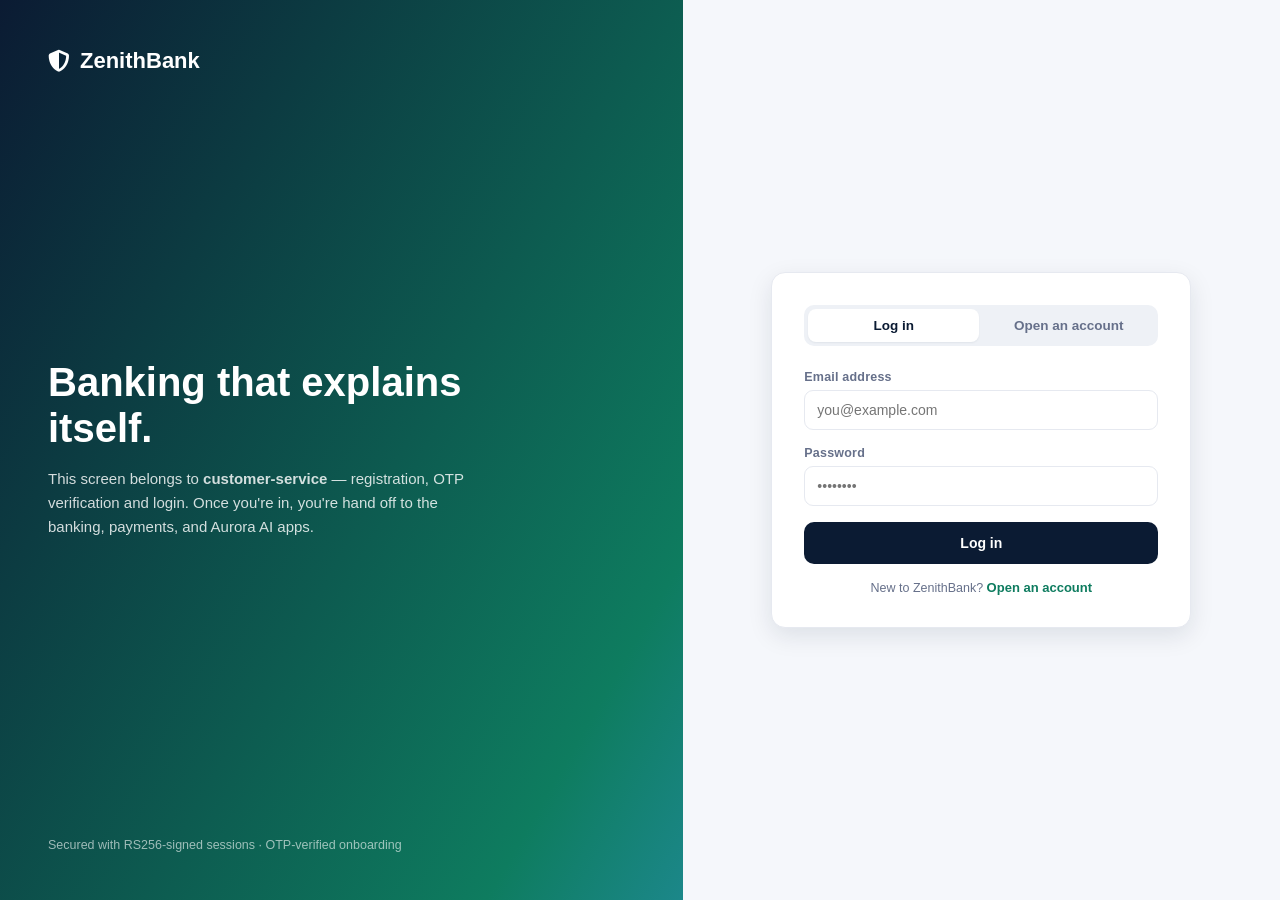
<file: zb-microfrontends/aurora/index.html>
<!DOCTYPE html>
<html lang="en">
<head>
<meta charset="UTF-8">
<meta name="viewport" content="width=device-width, initial-scale=1.0">
<meta http-equiv="Content-Security-Policy" content="default-src 'self'; script-src 'self'; style-src 'self' 'unsafe-inline' https://fonts.googleapis.com https://cdnjs.cloudflare.com; font-src https://fonts.gstatic.com https://cdnjs.cloudflare.com; img-src 'self' data:; connect-src 'self' http://localhost:8080; object-src 'none'; base-uri 'none'">
<title>ZenithBank — Aurora AI</title>
<link rel="preconnect" href="https://fonts.googleapis.com">
<link href="https://fonts.googleapis.com/css2?family=Space+Grotesk:wght@500;600;700&family=Inter:wght@400;500;600;700&display=swap" rel="stylesheet">
<link rel="stylesheet" href="https://cdnjs.cloudflare.com/ajax/libs/font-awesome/6.5.1/css/all.min.css">
<link rel="stylesheet" href="../shared/tokens.css">
<script src="../shared/zb-common.js"></script>
<style>
.chat-wrap{display:flex; flex-direction:column; height:calc(100vh - 220px); min-height:420px;}
.chat-log{flex:1; overflow-y:auto; padding:6px 2px 16px; display:flex; flex-direction:column; gap:12px;}
.msg{max-width:72%; padding:12px 15px; border-radius:14px; font-size:13.5px; line-height:1.55;}
.msg.user{align-self:flex-end; background:var(--navy-900); color:#fff; border-bottom-right-radius:4px;}
.msg.bot{align-self:flex-start; background:#fff; border:1px solid var(--line); border-bottom-left-radius:4px;}
.msg.bot .meta{font-size:10.5px; color:var(--muted); margin-top:6px; text-transform:uppercase; letter-spacing:0.3px;}
.typing{display:flex; gap:4px; padding:4px 0;}
.typing span{width:6px; height:6px; border-radius:50%; background:var(--muted); animation:bounce 1.2s infinite;}
.typing span:nth-child(2){animation-delay:.15s;} .typing span:nth-child(3){animation-delay:.3s;}
@keyframes bounce{0%,60%,100%{transform:translateY(0); opacity:.5;} 30%{transform:translateY(-4px); opacity:1;}}
.chat-input{display:flex; gap:10px; margin-top:14px;}
.chat-input input{flex:1; padding:13px 16px; border-radius:24px; border:1px solid var(--line); font-size:13.5px;}
.chat-input input:focus{border-color:var(--emerald); box-shadow:0 0 0 3px rgba(22,166,127,0.12); outline:none;}
.chat-input button{border-radius:50%; width:46px; height:46px; padding:0;}
.chat-suggest{display:flex; gap:8px; flex-wrap:wrap; margin-bottom:12px;}
.chip{border:1px solid var(--line); background:#fff; border-radius:20px; padding:7px 13px; font-size:12px; font-weight:600; color:var(--navy-900); cursor:pointer;}
.chip:hover{border-color:var(--emerald); color:var(--emerald-dark);}
</style>
</head>
<body>
<div class="shell">
  <div id="sidebar-mount"></div>
  <div class="main">
    <div class="topbar">
      <div><h2>Aurora AI</h2><div class="sub">aurora-ai-service · read-only, plain-English answers about your account</div></div>
    </div>
    <div class="content">
      <div class="chat-wrap view">
        <div class="chat-suggest">
          <button class="chip" data-q="What's my current balance?">What's my current balance?</button>
          <button class="chip" data-q="Show my last 5 transactions">Last 5 transactions</button>
          <button class="chip" data-q="How much did I spend this month?">Spend this month</button>
          <button class="chip" data-q="Any large transactions recently?">Large transactions</button>
        </div>
        <div class="chat-log" id="chat-log"></div>
        <form class="chat-input" id="chat-form">
          <input name="msg" placeholder="Ask Aurora about your account…" autocomplete="off">
          <button class="btn btn-accent" type="submit"><i class="fa-solid fa-paper-plane"></i></button>
        </form>
      </div>
    </div>
  </div>
</div>

<script src="./app.js"></script>
</body>
</html>
</file>
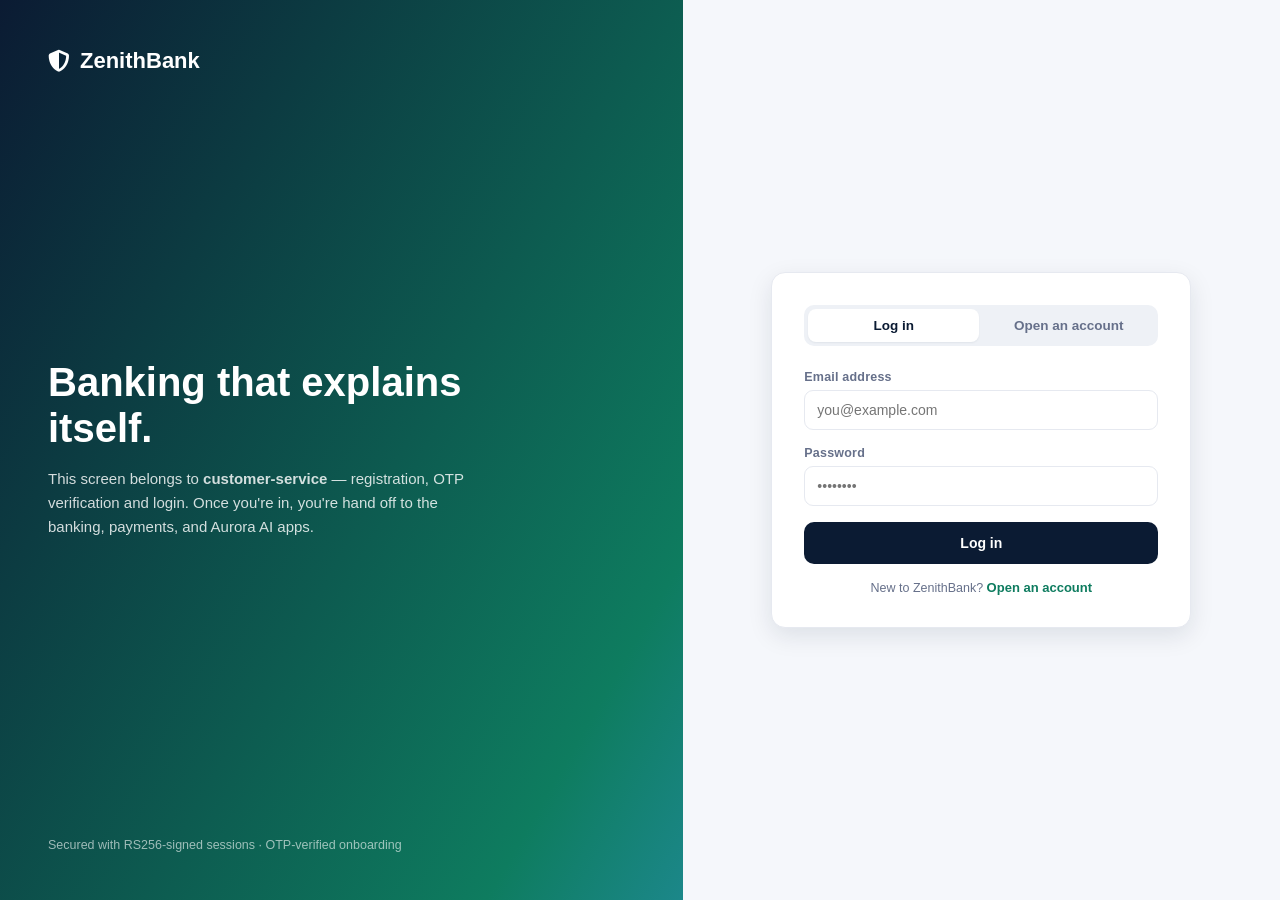
<file: zb-microfrontends/auth/index.html>
<!DOCTYPE html>
<html lang="en">
<head>
<meta charset="UTF-8">
<meta name="viewport" content="width=device-width, initial-scale=1.0">
<meta http-equiv="Content-Security-Policy" content="default-src 'self'; script-src 'self'; style-src 'self' 'unsafe-inline' https://fonts.googleapis.com https://cdnjs.cloudflare.com; font-src https://fonts.gstatic.com https://cdnjs.cloudflare.com; img-src 'self' data:; connect-src 'self' http://localhost:8080; object-src 'none'; base-uri 'none'">
<title>ZenithBank — Log in</title>
<link rel="preconnect" href="https://fonts.googleapis.com">
<link href="https://fonts.googleapis.com/css2?family=Space+Grotesk:wght@500;600;700&family=Inter:wght@400;500;600;700&display=swap" rel="stylesheet">
<link rel="stylesheet" href="https://cdnjs.cloudflare.com/ajax/libs/font-awesome/6.5.1/css/all.min.css">
<link rel="stylesheet" href="../shared/tokens.css">
<script src="../shared/zb-common.js"></script>
<style>
.auth-wrap{min-height:100vh; display:flex;}
.auth-hero{flex:1.1; position:relative; color:#fff; display:flex; flex-direction:column; justify-content:space-between; padding:48px; overflow:hidden;}
.auth-hero .brand{font-size:22px; font-weight:700; display:flex; align-items:center; gap:10px;}
.auth-hero .hero-copy h1{font-size:40px; line-height:1.15; font-weight:600; max-width:460px; margin:0 0 16px;}
.auth-hero .hero-copy p{font-size:15px; color:rgba(255,255,255,0.82); max-width:420px; line-height:1.6;}
.auth-hero .hero-foot{font-size:12.5px; color:rgba(255,255,255,0.6);}
.auth-panel{flex:1; display:flex; align-items:center; justify-content:center; padding:32px; background:var(--paper);}
.auth-card{width:100%; max-width:420px; background:var(--card); border:1px solid var(--line); border-radius:var(--radius); padding:32px; box-shadow:var(--shadow-md);}
.auth-tabs{display:flex; gap:4px; background:#eef1f6; padding:4px; border-radius:10px; margin-bottom:24px;}
.auth-tab{flex:1; text-align:center; padding:9px 0; border:none; background:transparent; border-radius:8px; font-weight:600; font-size:13.5px; color:var(--muted); cursor:pointer;}
.auth-tab.active{background:#fff; color:var(--navy-900); box-shadow:var(--shadow-sm);}
.otp-boxes{display:flex; gap:8px; margin-bottom:8px;}
.otp-boxes input{width:44px; height:52px; text-align:center; font-size:20px; font-weight:600; border:1px solid var(--line); border-radius:9px;}
.otp-boxes input:focus{border-color:var(--emerald); box-shadow:0 0 0 3px rgba(22,166,127,0.12); outline:none;}
.status-card{text-align:center; padding:8px 4px 4px;}
.status-icon{width:56px; height:56px; border-radius:50%; display:flex; align-items:center; justify-content:center; margin:0 auto 16px; font-size:22px;}
.status-icon.pending{background:var(--warn-bg); color:var(--warn);}
.status-icon.success{background:var(--success-bg); color:var(--emerald-dark);}
@media (max-width: 860px){ .auth-hero{display:none;} }
</style>
</head>
<body>
<div class="auth-wrap">
  <div class="auth-hero aurora-surface">
    <div class="brand"><i class="fa-solid fa-shield-halved"></i> ZenithBank</div>
    <div class="hero-copy">
      <h1>Banking that explains itself.</h1>
      <p>This screen belongs to <strong>customer-service</strong> — registration, OTP verification and login. Once you're in, you're hand off to the banking, payments, and Aurora AI apps.</p>
    </div>
    <div class="hero-foot">Secured with RS256-signed sessions · OTP-verified onboarding</div>
  </div>
  <div class="auth-panel"><div class="auth-card" id="auth-card"></div></div>
</div>

<script src="./app.js"></script>
</body>
</html>
</file>
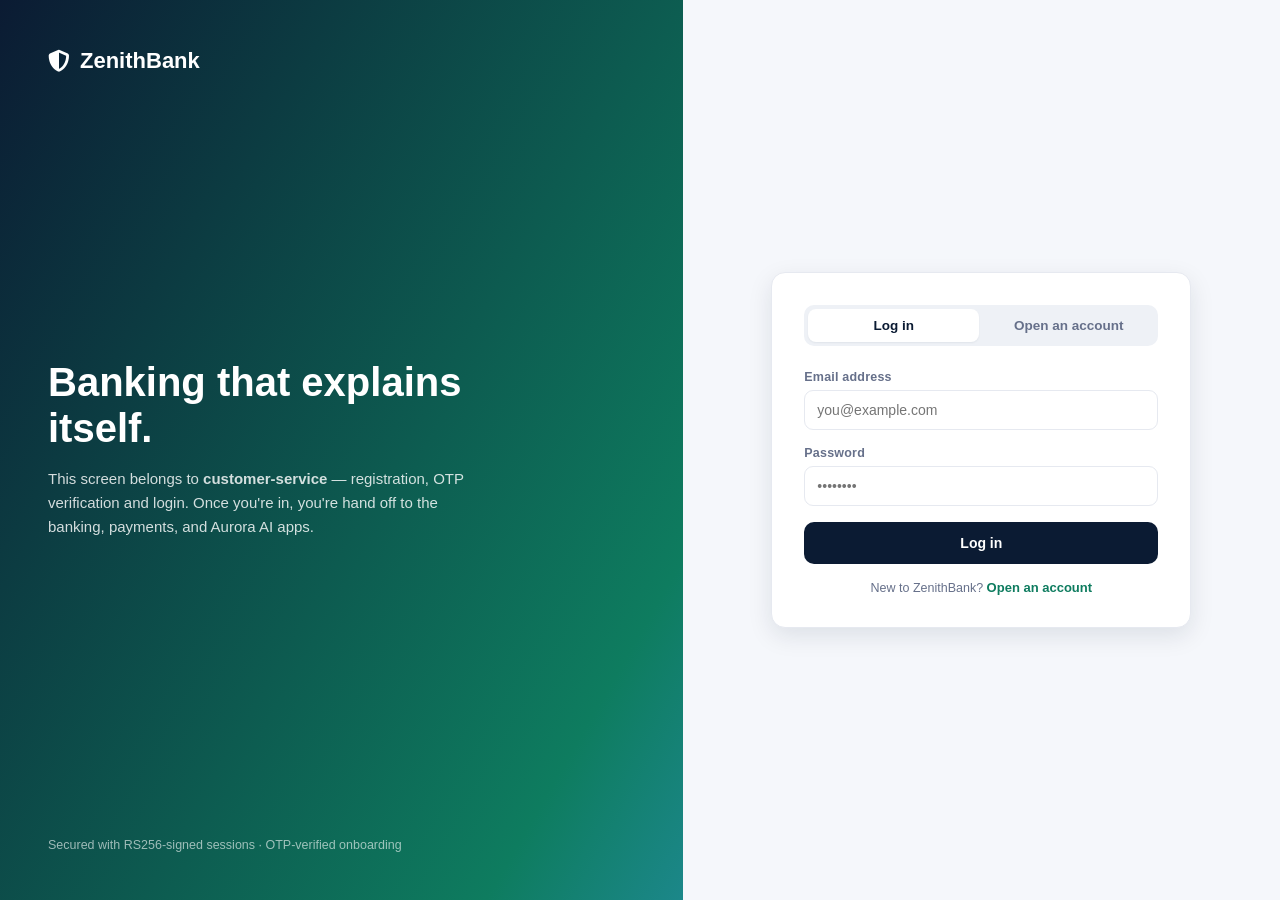
<file: zb-microfrontends/banking/index.html>
<!DOCTYPE html>
<html lang="en">
<head>
<meta charset="UTF-8">
<meta name="viewport" content="width=device-width, initial-scale=1.0">
<meta http-equiv="Content-Security-Policy" content="default-src 'self'; script-src 'self'; style-src 'self' 'unsafe-inline' https://fonts.googleapis.com https://cdnjs.cloudflare.com; font-src https://fonts.gstatic.com https://cdnjs.cloudflare.com; img-src 'self' data:; connect-src 'self' http://localhost:8080; object-src 'none'; base-uri 'none'">
<title>ZenithBank — Dashboard</title>
<link rel="preconnect" href="https://fonts.googleapis.com">
<link href="https://fonts.googleapis.com/css2?family=Space+Grotesk:wght@500;600;700&family=Inter:wght@400;500;600;700&display=swap" rel="stylesheet">
<link rel="stylesheet" href="https://cdnjs.cloudflare.com/ajax/libs/font-awesome/6.5.1/css/all.min.css">
<link rel="stylesheet" href="../shared/tokens.css">
<script src="../shared/zb-common.js"></script>
<style>
.balance-card{color:#fff; border-radius:18px; padding:26px; position:relative; overflow:hidden; box-shadow:var(--shadow-md);}
.balance-card .label{font-size:12.5px; opacity:0.85; font-weight:600; letter-spacing:0.3px;}
.balance-card .amount{font-size:38px; font-weight:700; margin:8px 0 2px; font-variant-numeric:tabular-nums;}
.balance-card .acc{font-size:12.5px; opacity:0.85;}
.balance-card .pill{display:inline-flex; align-items:center; gap:6px; background:rgba(255,255,255,0.16); padding:5px 10px; border-radius:20px; font-size:11.5px; font-weight:600; margin-top:14px;}
.quick-actions{display:grid; grid-template-columns:repeat(4,1fr); gap:12px; margin-top:18px;}
.qa{background:#fff; border:1px solid var(--line); border-radius:12px; padding:16px 10px; text-align:center; text-decoration:none; display:block; cursor:pointer; transition:transform .15s ease, box-shadow .15s ease, border-color .15s ease;}
.qa:hover{transform:translateY(-3px); box-shadow:var(--shadow-md); border-color:transparent;}
.qa i{font-size:17px; color:var(--emerald-dark); margin-bottom:8px; display:block;}
.qa span{font-size:12px; font-weight:600; color:var(--text);}
.tabbar{display:flex; gap:4px; background:#eef1f6; padding:4px; border-radius:10px; margin:26px 0 18px; width:fit-content;}
.tabbtn{padding:8px 16px; border:none; background:transparent; border-radius:8px; font-weight:600; font-size:13px; color:var(--muted); cursor:pointer;}
.tabbtn.active{background:#fff; color:var(--navy-900); box-shadow:var(--shadow-sm);}
</style>
</head>
<body>
<div class="shell">
  <div id="sidebar-mount"></div>
  <div class="main">
    <div class="topbar">
      <div><h2>Dashboard</h2><div class="sub" id="topbar-sub">banking-service · live account overview</div></div>
      <button class="btn btn-ghost" id="refresh-btn"><i class="fa-solid fa-rotate"></i> Refresh</button>
    </div>
    <div class="content" id="content"></div>
  </div>
</div>

<script src="./app.js"></script>
</body>
</html>
</file>
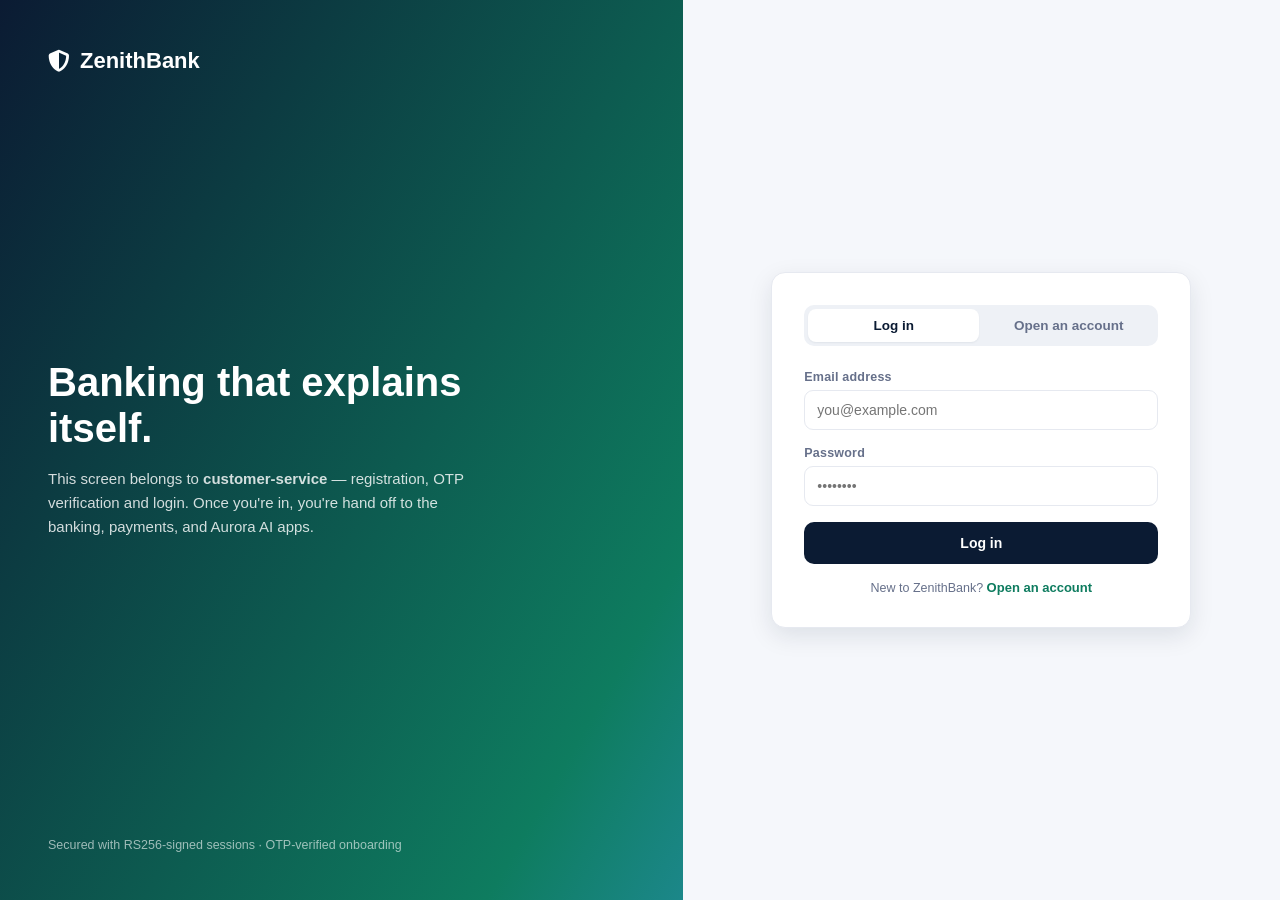
<file: zb-microfrontends/payments/index.html>
<!DOCTYPE html>
<html lang="en">
<head>
<meta charset="UTF-8">
<meta name="viewport" content="width=device-width, initial-scale=1.0">
<meta http-equiv="Content-Security-Policy" content="default-src 'self'; script-src 'self'; style-src 'self' 'unsafe-inline' https://fonts.googleapis.com https://cdnjs.cloudflare.com; font-src https://fonts.gstatic.com https://cdnjs.cloudflare.com; img-src 'self' data:; connect-src 'self' http://localhost:8080; object-src 'none'; base-uri 'none'">
<title>ZenithBank — Payments</title>
<link rel="preconnect" href="https://fonts.googleapis.com">
<link href="https://fonts.googleapis.com/css2?family=Space+Grotesk:wght@500;600;700&family=Inter:wght@400;500;600;700&display=swap" rel="stylesheet">
<link rel="stylesheet" href="https://cdnjs.cloudflare.com/ajax/libs/font-awesome/6.5.1/css/all.min.css">
<link rel="stylesheet" href="../shared/tokens.css">
<script src="../shared/zb-common.js"></script>
</head>
<body>
<div class="shell">
  <div id="sidebar-mount"></div>
  <div class="main">
    <div class="topbar">
      <div><h2>Payments</h2><div class="sub">payment-service · send money and manage scheduled payments</div></div>
      <button class="btn btn-ghost" id="refresh-btn"><i class="fa-solid fa-rotate"></i> Refresh</button>
    </div>
    <div class="content" id="content"></div>
  </div>
</div>

<script src="./app.js"></script>
</body>
</html>
</file>
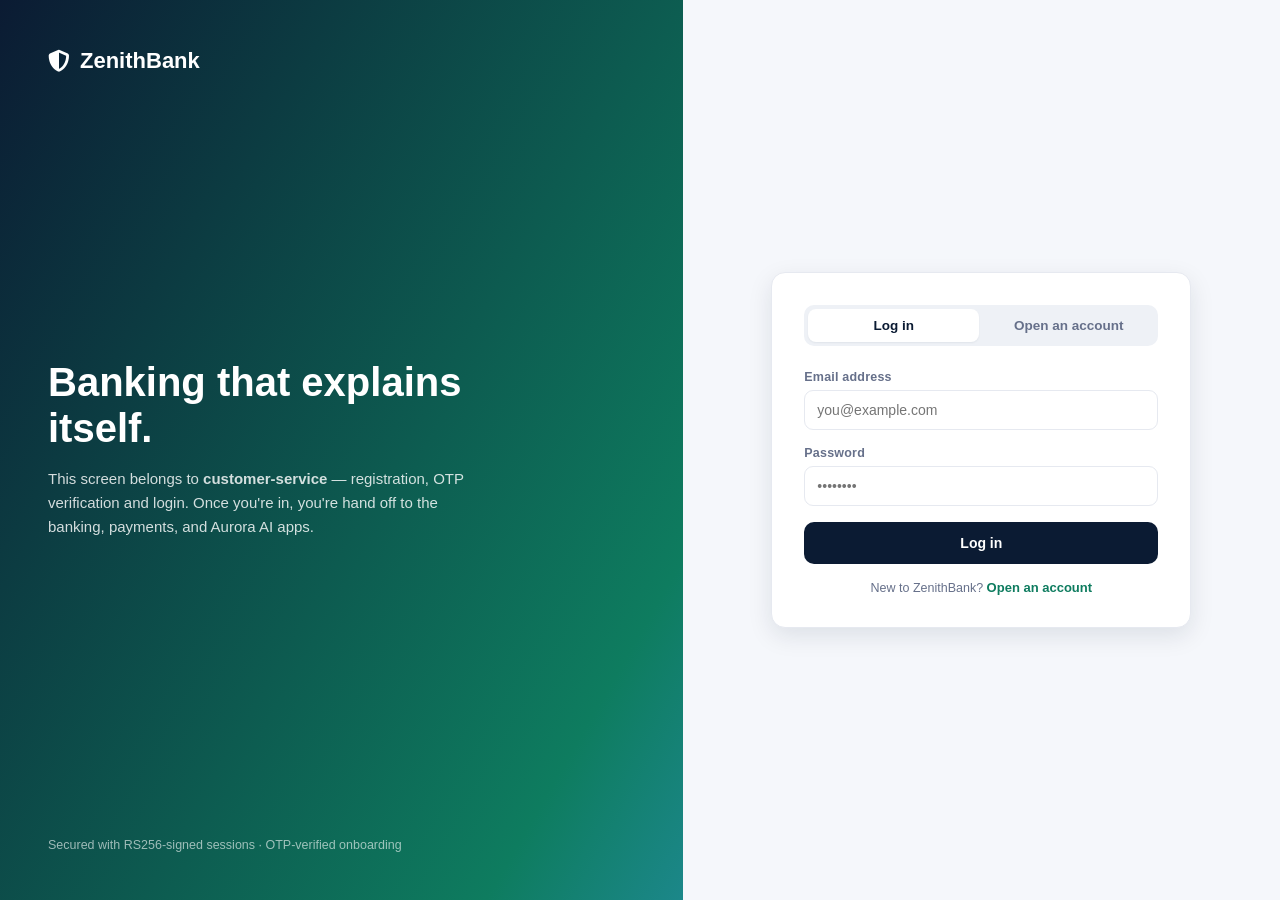
<file: zb-microfrontends/status/index.html>
<!DOCTYPE html>
<html lang="en">
<head>
<meta charset="UTF-8">
<meta name="viewport" content="width=device-width, initial-scale=1.0">
<meta http-equiv="Content-Security-Policy" content="default-src 'self'; script-src 'self'; style-src 'self' 'unsafe-inline' https://fonts.googleapis.com https://cdnjs.cloudflare.com; font-src https://fonts.gstatic.com https://cdnjs.cloudflare.com; img-src 'self' data:; connect-src 'self' http://localhost:8080; object-src 'none'; base-uri 'none'">
<title>ZenithBank — Transaction status</title>
<link rel="preconnect" href="https://fonts.googleapis.com">
<link href="https://fonts.googleapis.com/css2?family=Space+Grotesk:wght@500;600;700&family=Inter:wght@400;500;600;700&display=swap" rel="stylesheet">
<link rel="stylesheet" href="https://cdnjs.cloudflare.com/ajax/libs/font-awesome/6.5.1/css/all.min.css">
<link rel="stylesheet" href="../shared/tokens.css">
<script src="../shared/zb-common.js"></script>
</head>
<body>
<div class="shell">
  <div id="sidebar-mount"></div>
  <div class="main">
    <div class="topbar">
      <div><h2>Transaction status</h2><div class="sub">transaction-status-service · aggregates across payment-service and banking-service</div></div>
    </div>
    <div class="content">
      <div class="card view" style="max-width:520px;">
        <h3>Track a payment</h3>
        <div class="card-sub">Paste a payment ID to check its current state.</div>
        <form id="status-form">
          <div class="field"><label>Payment ID</label><input name="id" required placeholder="e.g. 8b1c2e40-..."></div>
          <button class="btn btn-primary btn-block" type="submit"><span class="btn-label">Check status</span></button>
        </form>
        <div id="status-result" style="margin-top:18px;"></div>
      </div>
    </div>
  </div>
</div>

<script src="./app.js"></script>
</body>
</html>
</file>
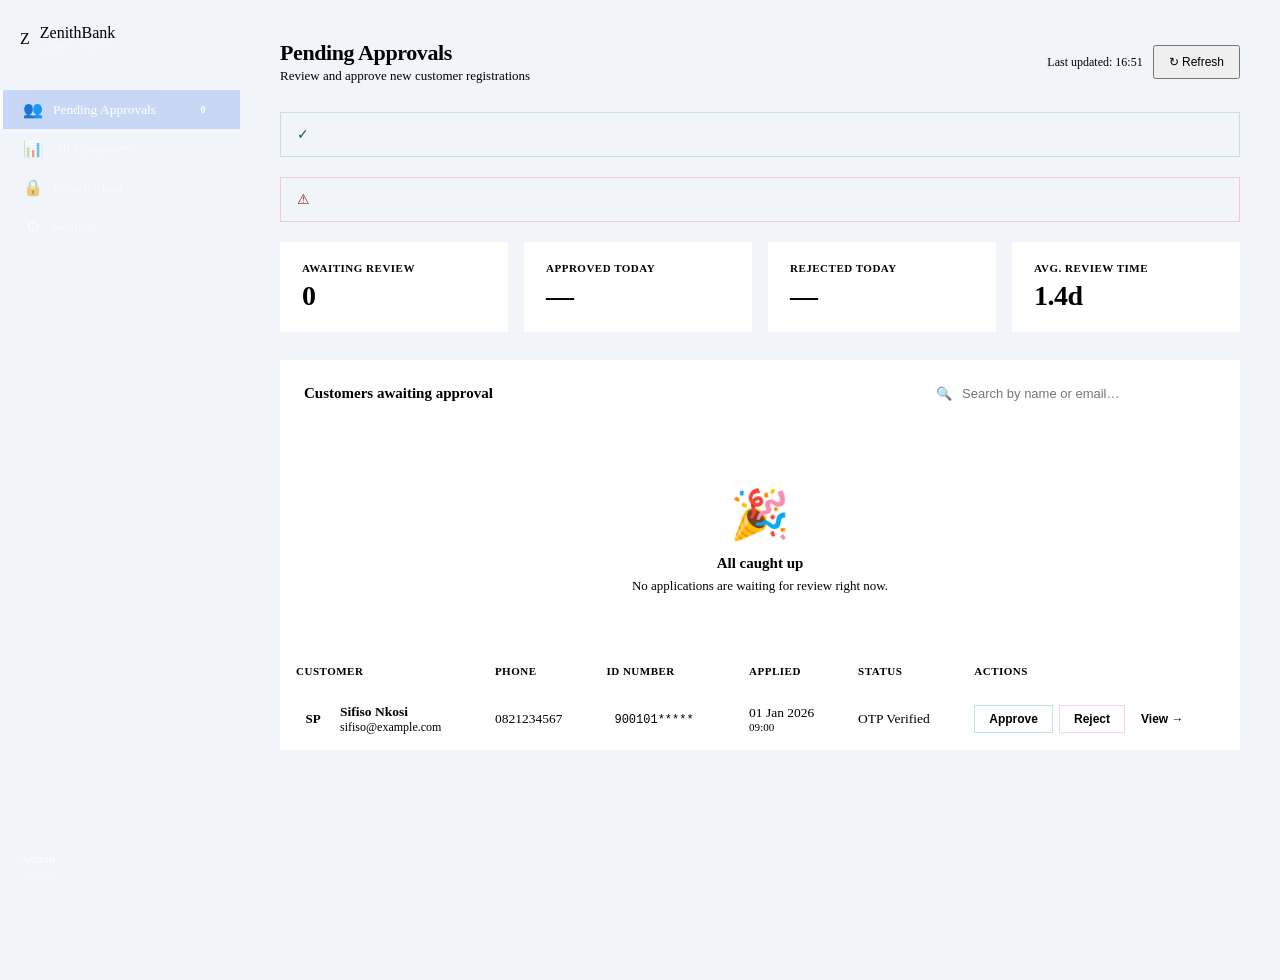
<file: customer-service/src/main/resources/templates/admin/customer-list.html>
<!DOCTYPE html>
<html xmlns:th="http://www.thymeleaf.org" lang="en">
<head>
  <meta charset="UTF-8">
  <meta name="viewport" content="width=device-width, initial-scale=1.0">
  <title>Admin — Pending Approvals — ZenithBank</title>
  <link rel="stylesheet" th:href="@{/css/zenith.css}">
  <style>
    body { background: #F1F5F9; }

    /* Admin shell */
    .admin-shell { display: flex; min-height: 100vh; }

    .admin-sidebar {
      width: 240px; background: var(--navy); flex-shrink: 0;
      display: flex; flex-direction: column; padding: 0;
      position: fixed; top: 0; left: 0; height: 100vh; z-index: 10;
    }

    .sidebar-logo {
      padding: 24px 20px; border-bottom: 1px solid rgba(255,255,255,0.07);
      display: flex; align-items: center; gap: 10px;
    }

    .sidebar-nav { padding: 12px 0; flex: 1; }

    .nav-item {
      display: flex; align-items: center; gap: 10px;
      padding: 10px 20px; font-size: 13.5px; font-weight: 500;
      color: rgba(255,255,255,0.55); text-decoration: none;
      border-radius: 0; transition: var(--transition);
      border-left: 3px solid transparent;
    }

    .nav-item:hover { color: white; background: rgba(255,255,255,0.05); }
    .nav-item.active {
      color: white; background: rgba(37,99,235,0.2);
      border-left-color: var(--blue);
    }

    .nav-icon { font-size: 16px; width: 20px; text-align: center; }

    .nav-badge {
      margin-left: auto; background: var(--blue); color: white;
      font-size: 10px; font-weight: 700; padding: 2px 7px;
      border-radius: 99px; min-width: 20px; text-align: center;
    }

    .sidebar-footer {
      padding: 16px 20px; border-top: 1px solid rgba(255,255,255,0.07);
      font-size: 12px; color: rgba(255,255,255,0.3);
    }

    /* Main content */
    .admin-main { margin-left: 240px; flex: 1; padding: 32px; min-height: 100vh; }

    /* Topbar */
    .admin-topbar {
      display: flex; align-items: center; justify-content: space-between;
      margin-bottom: 28px;
    }

    .page-title {
      font-size: 22px; font-weight: 800; color: var(--text-primary);
      letter-spacing: -0.4px;
    }

    .page-subtitle { font-size: 13px; color: var(--text-secondary); margin-top: 2px; }

    /* Stats row */
    .stats-row {
      display: grid; grid-template-columns: repeat(4, 1fr); gap: 16px;
      margin-bottom: 28px;
    }

    .stat-card {
      background: white; border-radius: var(--radius-lg); padding: 20px 22px;
      border: 1px solid var(--border); box-shadow: var(--shadow-sm);
    }

    .stat-label { font-size: 11px; font-weight: 700; color: var(--text-muted); text-transform: uppercase; letter-spacing: 0.5px; margin-bottom: 6px; }
    .stat-value { font-size: 28px; font-weight: 800; color: var(--text-primary); letter-spacing: -0.5px; }
    .stat-value.blue   { color: var(--blue); }
    .stat-value.gold   { color: var(--gold); }
    .stat-value.green  { color: var(--success); }
    .stat-value.red    { color: var(--error); }

    /* Table card */
    .table-card {
      background: white; border-radius: var(--radius-lg); border: 1px solid var(--border);
      box-shadow: var(--shadow-sm); overflow: hidden;
    }

    .table-header {
      padding: 18px 24px; border-bottom: 1px solid var(--border);
      display: flex; align-items: center; justify-content: space-between; gap: 16px;
    }

    .table-title { font-size: 15px; font-weight: 700; color: var(--text-primary); }

    .search-input {
      padding: 8px 14px 8px 36px; border: 1.5px solid var(--border);
      border-radius: var(--radius); font-size: 13px; font-family: 'Inter', sans-serif;
      color: var(--text-primary); outline: none; width: 240px; transition: var(--transition);
    }

    .search-input:focus { border-color: var(--blue); box-shadow: 0 0 0 3px rgba(37,99,235,0.1); }

    .search-wrapper { position: relative; }
    .search-wrapper::before {
      content: '🔍'; position: absolute; left: 10px; top: 50%;
      transform: translateY(-50%); font-size: 13px; pointer-events: none;
    }

    table { width: 100%; border-collapse: collapse; }

    thead th {
      padding: 11px 16px; text-align: left; font-size: 11px;
      font-weight: 700; color: var(--text-muted); text-transform: uppercase;
      letter-spacing: 0.5px; background: var(--surface);
      border-bottom: 1px solid var(--border);
    }

    tbody tr {
      border-bottom: 1px solid var(--border); transition: var(--transition);
    }

    tbody tr:last-child { border-bottom: none; }
    tbody tr:hover { background: #FAFBFF; }

    td { padding: 14px 16px; font-size: 13.5px; color: var(--text-primary); vertical-align: middle; }

    .customer-info { display: flex; align-items: center; gap: 10px; }

    .avatar {
      width: 34px; height: 34px; border-radius: 50%; display: flex;
      align-items: center; justify-content: center; font-size: 13px;
      font-weight: 700; flex-shrink: 0;
    }

    .customer-name  { font-weight: 600; font-size: 13.5px; }
    .customer-email { font-size: 12px; color: var(--text-muted); }

    .action-buttons { display: flex; gap: 6px; }

    .btn-approve {
      padding: 6px 14px; background: var(--success-bg); color: var(--success);
      border: 1px solid rgba(5,150,105,0.25); border-radius: var(--radius-sm);
      font-size: 12px; font-weight: 700; cursor: pointer; font-family: 'Inter', sans-serif;
      transition: var(--transition);
    }

    .btn-approve:hover { background: var(--success); color: white; }

    .btn-reject {
      padding: 6px 14px; background: var(--error-bg); color: var(--error);
      border: 1px solid rgba(220,38,38,0.2); border-radius: var(--radius-sm);
      font-size: 12px; font-weight: 700; cursor: pointer; font-family: 'Inter', sans-serif;
      transition: var(--transition);
    }

    .btn-reject:hover { background: var(--error); color: white; }

    .btn-view {
      padding: 6px 10px; background: transparent; color: var(--text-secondary);
      border: 1px solid var(--border); border-radius: var(--radius-sm);
      font-size: 12px; font-weight: 600; cursor: pointer; font-family: 'Inter', sans-serif;
      text-decoration: none; display: inline-flex; align-items: center;
      transition: var(--transition);
    }

    .btn-view:hover { border-color: var(--blue); color: var(--blue); }

    .empty-state {
      padding: 60px 24px; text-align: center; color: var(--text-muted);
    }

    .empty-icon { font-size: 48px; margin-bottom: 12px; }
    .empty-title { font-size: 15px; font-weight: 600; color: var(--text-secondary); margin-bottom: 6px; }
    .empty-desc { font-size: 13px; }

    /* Alerts */
    .admin-alert {
      padding: 13px 16px; border-radius: var(--radius); margin-bottom: 20px;
      display: flex; align-items: center; gap: 10px; font-size: 13.5px; font-weight: 500;
    }

    .admin-alert-success { background: var(--success-bg); color: #065F46; border: 1px solid rgba(5,150,105,0.2); }
    .admin-alert-error   { background: var(--error-bg);   color: #991B1B; border: 1px solid rgba(220,38,38,0.2); }

    /* Avatar colours */
    .av-blue   { background: #DBEAFE; color: #1D4ED8; }
    .av-green  { background: #D1FAE5; color: #065F46; }
    .av-purple { background: #EDE9FE; color: #6D28D9; }
    .av-orange { background: #FEF3C7; color: #92400E; }
  </style>
</head>
<body>

<div class="admin-shell">

  <!-- ── Sidebar ─────────────────────────────────────────── -->
  <aside class="admin-sidebar">
    <div class="sidebar-logo">
      <div class="brand-logo-mark">Z</div>
      <div>
        <div class="brand-name">ZenithBank</div>
        <div style="font-size:10px;color:rgba(255,255,255,0.35);letter-spacing:0.5px;text-transform:uppercase">Admin Portal</div>
      </div>
    </div>

    <nav class="sidebar-nav">
      <a th:href="@{/admin/customers}" class="nav-item active">
        <span class="nav-icon">👥</span>
        Pending Approvals
        <span class="nav-badge" th:text="${customers?.size() ?: 0}">0</span>
      </a>
      <a href="#" class="nav-item">
        <span class="nav-icon">📊</span>
        All Customers
      </a>
      <a href="#" class="nav-item">
        <span class="nav-icon">🔒</span>
        Security Log
      </a>
      <a href="#" class="nav-item">
        <span class="nav-icon">⚙</span>
        Settings
      </a>
    </nav>

    <div class="sidebar-footer">
      <div style="font-weight:600;color:rgba(255,255,255,0.5);margin-bottom:2px" sec:authentication="name">Admin</div>
      <a th:href="@{/logout}" style="color:rgba(255,255,255,0.3);font-size:11px;text-decoration:none">Sign out</a>
    </div>
  </aside>

  <!-- ── Main Content ──────────────────────────────────────── -->
  <main class="admin-main">

    <div class="admin-topbar">
      <div>
        <div class="page-title">Pending Approvals</div>
        <div class="page-subtitle">Review and approve new customer registrations</div>
      </div>
      <div style="display:flex;align-items:center;gap:10px">
        <div style="font-size:12px;color:var(--text-muted)" id="lastUpdated"></div>
        <button onclick="location.reload()" class="btn btn-outline" style="padding:8px 14px;font-size:12px;width:auto">
          ↻ Refresh
        </button>
      </div>
    </div>

    <!-- Alerts -->
    <div th:if="${success}" class="admin-alert admin-alert-success">
      <span>✓</span><span th:text="${success}"></span>
    </div>
    <div th:if="${error}" class="admin-alert admin-alert-error">
      <span>⚠</span><span th:text="${error}"></span>
    </div>

    <!-- Stats row -->
    <div class="stats-row">
      <div class="stat-card">
        <div class="stat-label">Awaiting Review</div>
        <div class="stat-value blue" th:text="${customers?.size() ?: 0}">0</div>
      </div>
      <div class="stat-card">
        <div class="stat-label">Approved Today</div>
        <div class="stat-value green">—</div>
      </div>
      <div class="stat-card">
        <div class="stat-label">Rejected Today</div>
        <div class="stat-value red">—</div>
      </div>
      <div class="stat-card">
        <div class="stat-label">Avg. Review Time</div>
        <div class="stat-value gold">1.4d</div>
      </div>
    </div>

    <!-- Table card -->
    <div class="table-card">
      <div class="table-header">
        <div class="table-title">Customers awaiting approval</div>
        <div class="search-wrapper">
          <input type="text" class="search-input" placeholder="Search by name or email…"
                 oninput="filterTable(this.value)" />
        </div>
      </div>

      <div th:if="${customers == null or customers.empty}" class="empty-state">
        <div class="empty-icon">🎉</div>
        <div class="empty-title">All caught up</div>
        <div class="empty-desc">No applications are waiting for review right now.</div>
      </div>

      <div th:unless="${customers == null or customers.empty}">
        <table id="customersTable">
          <thead>
            <tr>
              <th>Customer</th>
              <th>Phone</th>
              <th>ID Number</th>
              <th>Applied</th>
              <th>Status</th>
              <th>Actions</th>
            </tr>
          </thead>
          <tbody>
            <tr th:each="c, stat : ${customers}" class="customer-row">
              <td>
                <div class="customer-info">
                  <div class="avatar"
                       th:classappend="${stat.index % 4 == 0 ? 'av-blue' : stat.index % 4 == 1 ? 'av-green' : stat.index % 4 == 2 ? 'av-purple' : 'av-orange'}"
                       th:text="${#strings.substring(c.firstName, 0, 1) + #strings.substring(c.lastName, 0, 1)}">SP</div>
                  <div>
                    <div class="customer-name" th:text="${c.fullName}">Sifiso Nkosi</div>
                    <div class="customer-email" th:text="${c.email}">sifiso@example.com</div>
                  </div>
                </div>
              </td>
              <td th:text="${c.phoneNumber}">0821234567</td>
              <td>
                <span style="font-family:monospace;font-size:12px;background:var(--surface);padding:3px 8px;border-radius:4px"
                      th:text="${#strings.substring(c.idNumber, 0, 6) + '*******'}">900101*****</span>
              </td>
              <td>
                <span th:text="${#temporals.format(c.createdAt, 'dd MMM yyyy')}">01 Jan 2026</span>
                <div style="font-size:11px;color:var(--text-muted)"
                     th:text="${#temporals.format(c.createdAt, 'HH:mm')}">09:00</div>
              </td>
              <td>
                <span class="status-badge badge-verified">OTP Verified</span>
              </td>
              <td>
                <div class="action-buttons">
                  <form th:action="@{/admin/customers/{id}/approve(id=${c.id})}" method="post" style="display:inline">
                    <input type="hidden" th:name="${_csrf.parameterName}" th:value="${_csrf.token}"/>
                    <button type="submit" class="btn-approve" onclick="return confirm('Approve this customer?')">Approve</button>
                  </form>
                  <button class="btn-reject" onclick="showRejectModal([[${c.id}]])">Reject</button>
                  <a th:href="@{/admin/customers/{id}(id=${c.id})}" class="btn-view">View →</a>
                </div>
              </td>
            </tr>
          </tbody>
        </table>
      </div>
    </div>

  </main>
</div>

<!-- Reject modal -->
<div id="rejectModal" style="display:none;position:fixed;inset:0;background:rgba(0,0,0,0.5);z-index:100;display:none;align-items:center;justify-content:center">
  <div style="background:white;border-radius:var(--radius-xl);padding:32px;max-width:440px;width:90%;box-shadow:var(--shadow-lg)">
    <h3 style="font-size:18px;font-weight:700;margin-bottom:8px">Reject application</h3>
    <p style="font-size:13.5px;color:var(--text-secondary);margin-bottom:20px">Provide a reason (optional). This will be included in the email sent to the applicant.</p>
    <form id="rejectForm" method="post">
      <input type="hidden" th:name="${_csrf.parameterName}" th:value="${_csrf.token}"/>
      <textarea name="reason" placeholder="e.g. Could not verify ID document details…"
                style="width:100%;padding:12px;border:1.5px solid var(--border);border-radius:var(--radius);font-family:'Inter',sans-serif;font-size:13.5px;resize:vertical;min-height:80px;outline:none;margin-bottom:16px;color:var(--text-primary)"></textarea>
      <div style="display:flex;gap:10px">
        <button type="button" onclick="closeModal()" class="btn btn-outline" style="width:auto;padding:11px 20px">Cancel</button>
        <button type="submit" class="btn btn-primary" style="flex:1;background:var(--error);box-shadow:none">Reject application</button>
      </div>
    </form>
  </div>
</div>

<script>
  // Last updated timestamp
  document.getElementById('lastUpdated').textContent =
    'Last updated: ' + new Date().toLocaleTimeString('en-ZA', { hour: '2-digit', minute: '2-digit' });

  // Table search filter
  function filterTable(query) {
    const q = query.toLowerCase();
    document.querySelectorAll('.customer-row').forEach(row => {
      const text = row.textContent.toLowerCase();
      row.style.display = text.includes(q) ? '' : 'none';
    });
  }

  // Reject modal
  function showRejectModal(customerId) {
    const modal = document.getElementById('rejectModal');
    document.getElementById('rejectForm').action = '/admin/customers/' + customerId + '/reject';
    modal.style.display = 'flex';
  }

  function closeModal() {
    document.getElementById('rejectModal').style.display = 'none';
  }

  document.getElementById('rejectModal').addEventListener('click', function(e) {
    if (e.target === this) closeModal();
  });
</script>
</body>
</html>
</file>
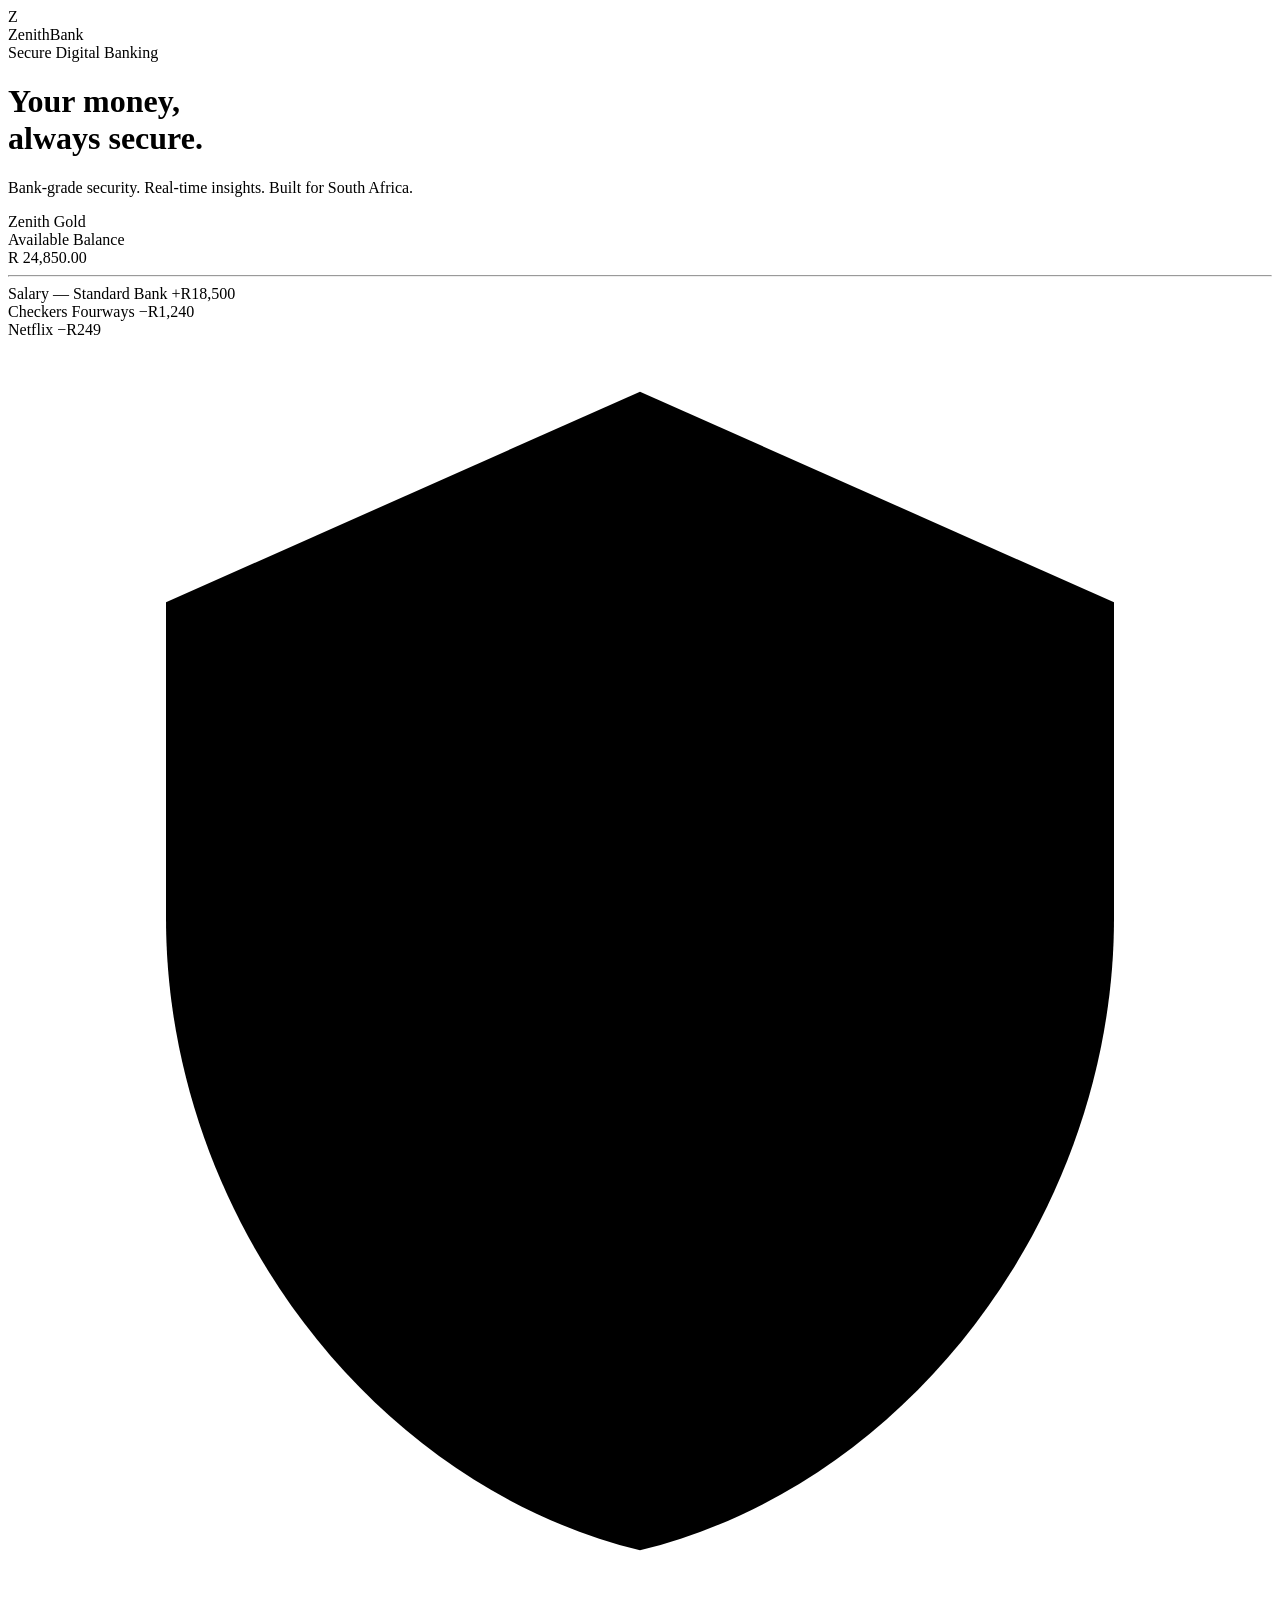
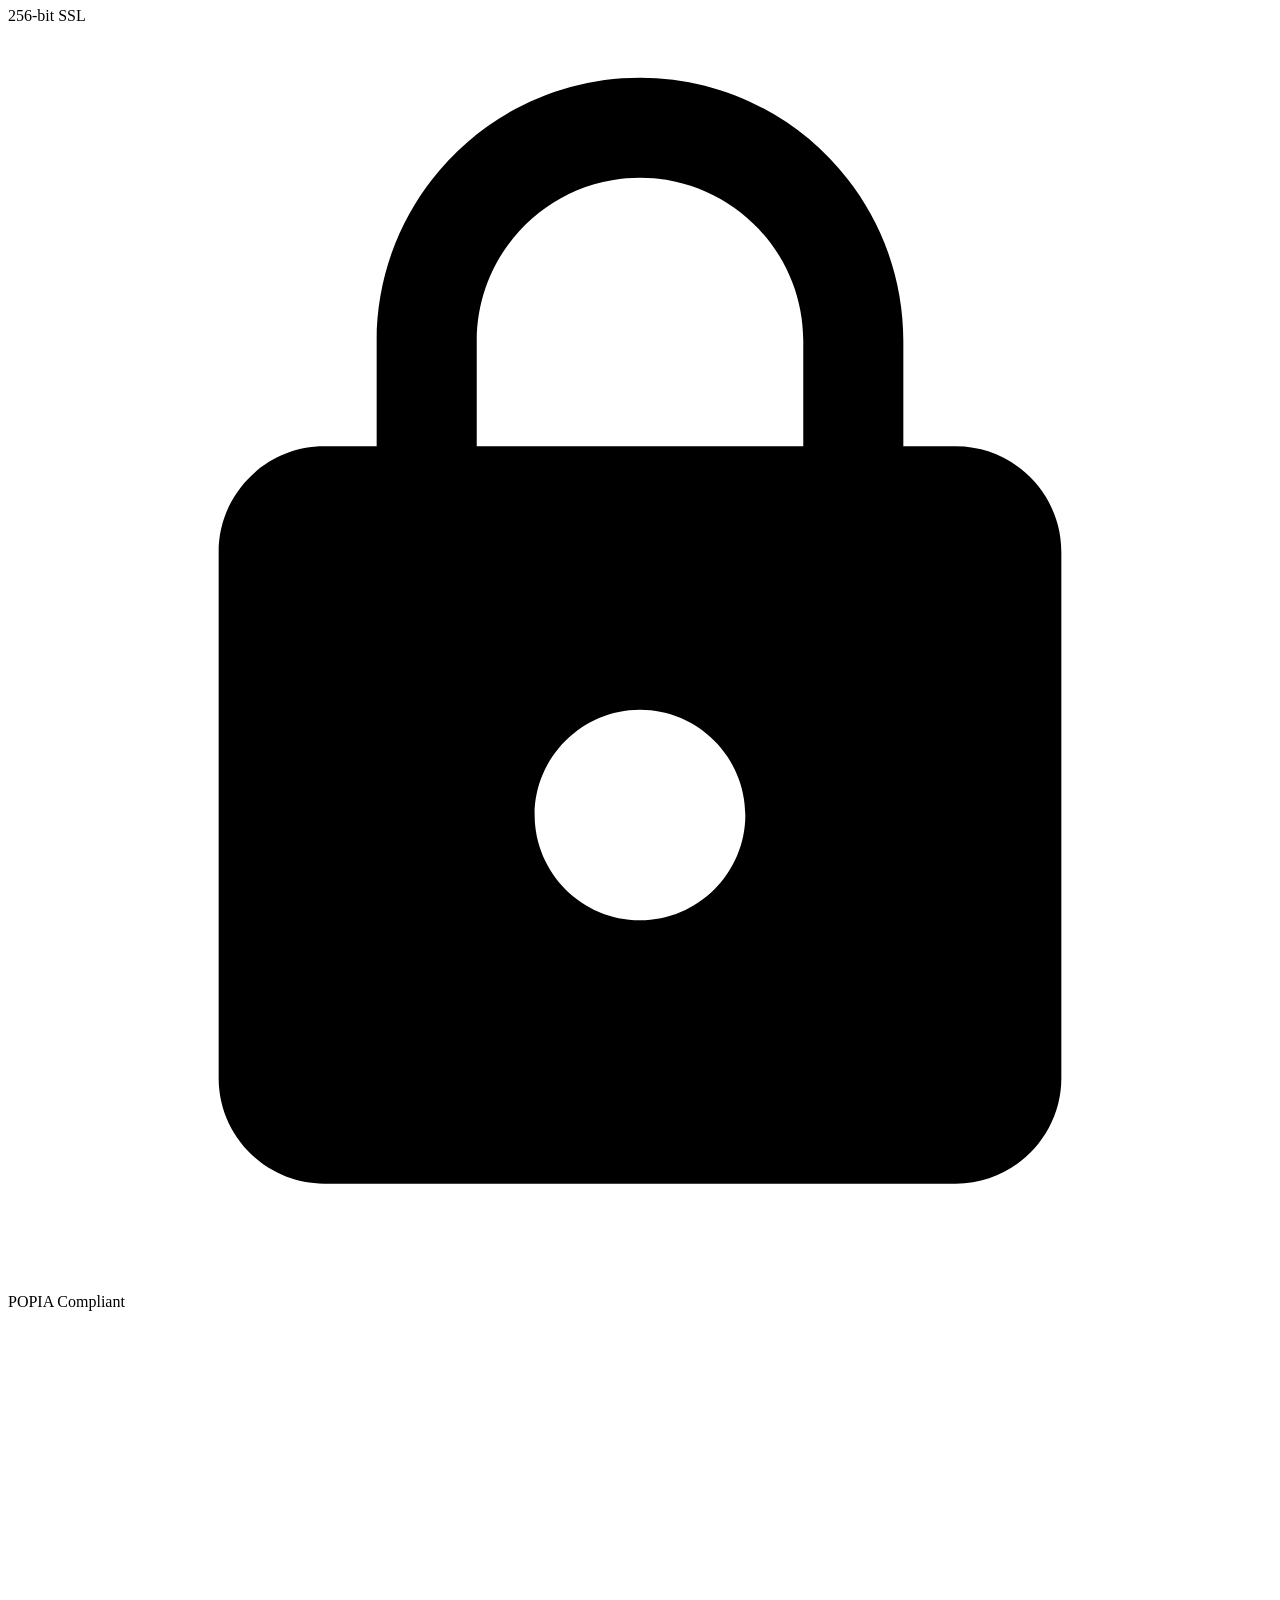
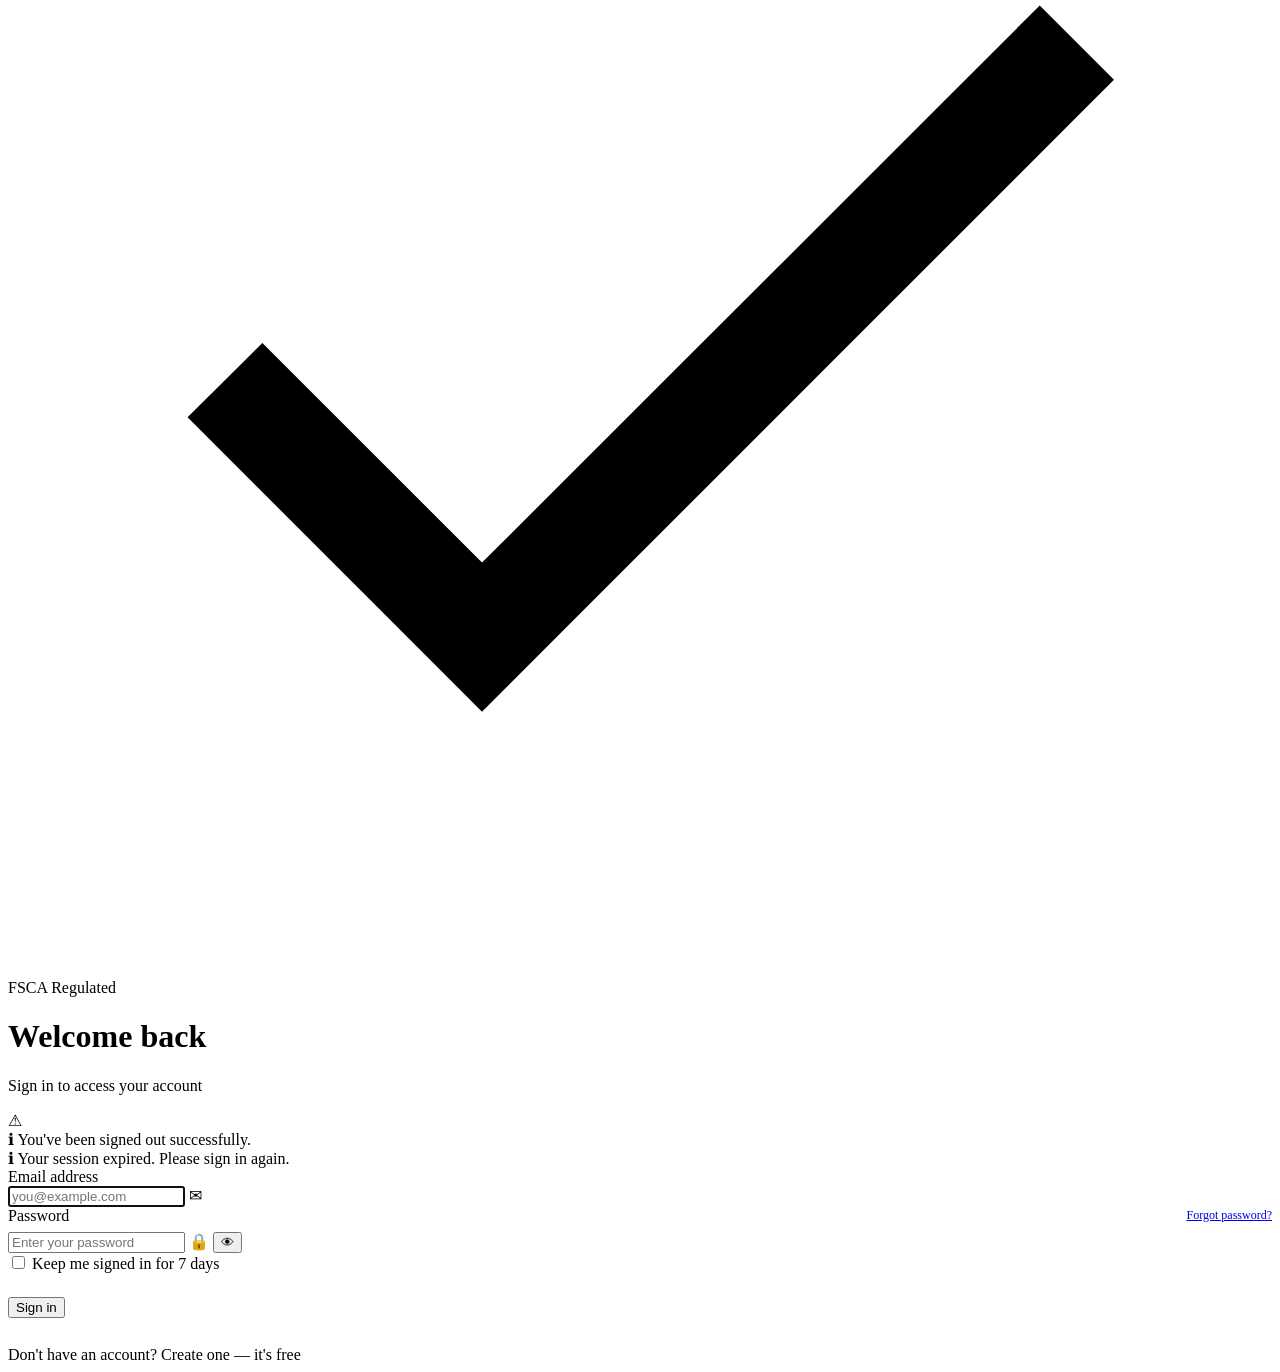
<file: customer-service/src/main/resources/templates/auth/login.html>
<!DOCTYPE html>
<html xmlns:th="http://www.thymeleaf.org" lang="en">
<head>
  <meta charset="UTF-8">
  <meta name="viewport" content="width=device-width, initial-scale=1.0">
  <meta name="description" content="Sign in to your ZenithBank account">
  <title>Sign In — ZenithBank</title>
  <link rel="stylesheet" th:href="@{/css/zenith.css}">
</head>
<body>

<div class="auth-layout">

  <!-- ── Brand Panel ────────────────────────────────────── -->
  <div class="brand-panel">
    <div class="brand-logo">
      <div class="brand-logo-mark">Z</div>
      <div>
        <div class="brand-name">ZenithBank</div>
        <div class="brand-tagline">Secure Digital Banking</div>
      </div>
    </div>

    <div class="brand-content">
      <h1 class="brand-headline">
        Your money,<br><span>always secure.</span>
      </h1>
      <p class="brand-subtext">
        Bank-grade security. Real-time insights. Built for South Africa.
      </p>

      <!-- Floating card preview — signature element -->
      <div class="brand-card-preview" aria-hidden="true">
        <div class="preview-card-header">
          <div class="preview-card-chip"></div>
          <div class="preview-card-type">Zenith Gold</div>
        </div>
        <div class="preview-balance-label">Available Balance</div>
        <div class="preview-balance-amount">
          <span>R</span> 24,850.00
        </div>
        <hr class="preview-divider">
        <div class="preview-transactions">
          <div class="preview-txn">
            <span class="preview-txn-name">Salary — Standard Bank</span>
            <span class="preview-txn-amount credit">+R18,500</span>
          </div>
          <div class="preview-txn">
            <span class="preview-txn-name">Checkers Fourways</span>
            <span class="preview-txn-amount debit">−R1,240</span>
          </div>
          <div class="preview-txn">
            <span class="preview-txn-name">Netflix</span>
            <span class="preview-txn-amount debit">−R249</span>
          </div>
        </div>
      </div>
    </div>

    <div class="brand-footer">
      <div class="brand-security-badges">
        <div class="brand-badge">
          <svg viewBox="0 0 24 24" fill="currentColor"><path d="M12 1L3 5v6c0 5.55 3.84 10.74 9 12 5.16-1.26 9-6.45 9-12V5l-9-4z"/></svg>
          256-bit SSL
        </div>
        <div class="brand-badge">
          <svg viewBox="0 0 24 24" fill="currentColor"><path d="M18 8h-1V6c0-2.76-2.24-5-5-5S7 3.24 7 6v2H6c-1.1 0-2 .9-2 2v10c0 1.1.9 2 2 2h12c1.1 0 2-.9 2-2V10c0-1.1-.9-2-2-2zm-6 9c-1.1 0-2-.9-2-2s.9-2 2-2 2 .9 2 2-.9 2-2 2zm3.1-9H8.9V6c0-1.71 1.39-3.1 3.1-3.1 1.71 0 3.1 1.39 3.1 3.1v2z"/></svg>
          POPIA Compliant
        </div>
        <div class="brand-badge">
          <svg viewBox="0 0 24 24" fill="currentColor"><path d="M9 16.17L4.83 12l-1.42 1.41L9 19 21 7l-1.41-1.41z"/></svg>
          FSCA Regulated
        </div>
      </div>
    </div>
  </div>

  <!-- ── Form Panel ─────────────────────────────────────── -->
  <div class="form-panel">
    <div class="form-panel-inner">

      <!-- Mobile logo (hidden on desktop) -->
      <div class="brand-logo" style="margin-bottom:32px;display:none" id="mobileLogo">
        <div class="brand-logo-mark">Z</div>
        <div>
          <div class="brand-name" style="color:var(--text-primary)">ZenithBank</div>
        </div>
      </div>

      <h1 class="form-title">Welcome back</h1>
      <p class="form-subtitle">Sign in to access your account</p>

      <!-- Alerts -->
      <div th:if="${error}" class="alert alert-error">
        <span class="alert-icon">⚠</span>
        <span th:text="${error}"></span>
      </div>
      <div th:if="${param.logout}" class="alert alert-info">
        <span class="alert-icon">ℹ</span>
        You've been signed out successfully.
      </div>
      <div th:if="${param.expired}" class="alert alert-info">
        <span class="alert-icon">ℹ</span>
        Your session expired. Please sign in again.
      </div>

      <form th:action="@{/login}" method="post" id="loginForm">
        <input type="hidden" th:name="${_csrf.parameterName}" th:value="${_csrf.token}"/>

        <div class="form-group">
          <label class="form-label" for="email">Email address</label>
          <div class="input-wrapper">
            <input type="email" id="email" name="email" class="form-input has-icon"
                   placeholder="you@example.com" autocomplete="email"
                   required autofocus />
            <span class="input-icon">✉</span>
          </div>
        </div>

        <div class="form-group">
          <div style="display:flex;justify-content:space-between;align-items:center;margin-bottom:7px">
            <label class="form-label" for="password" style="margin-bottom:0">Password</label>
            <a href="#" class="btn-ghost" style="font-size:12px">Forgot password?</a>
          </div>
          <div class="input-wrapper">
            <input type="password" id="password" name="password" class="form-input has-icon"
                   placeholder="Enter your password" autocomplete="current-password" required />
            <span class="input-icon">🔒</span>
            <button type="button" class="password-toggle" onclick="togglePassword('password', this)"
                    aria-label="Show password">
              <span class="eye-icon">👁</span>
            </button>
          </div>
        </div>

        <div class="checkbox-group" style="margin-bottom:24px">
          <input type="checkbox" id="rememberMe" name="rememberMe">
          <label class="checkbox-label" for="rememberMe">Keep me signed in for 7 days</label>
        </div>

        <button type="submit" class="btn btn-primary" id="loginBtn">
          <span class="btn-spinner"></span>
          <span class="btn-text">Sign in</span>
        </button>
      </form>

      <div class="form-footer" style="margin-top:28px">
        Don't have an account?
        <a th:href="@{/register}">Create one — it's free</a>
      </div>

    </div>
  </div>
</div>

<script>
  // Show mobile logo on small screens
  if (window.innerWidth <= 900) {
    document.getElementById('mobileLogo').style.display = 'flex';
  }

  function togglePassword(inputId, btn) {
    const input = document.getElementById(inputId);
    const isText = input.type === 'text';
    input.type = isText ? 'password' : 'text';
    btn.querySelector('.eye-icon').textContent = isText ? '👁' : '🙈';
  }

  // Loading state on submit
  document.getElementById('loginForm').addEventListener('submit', function() {
    const btn = document.getElementById('loginBtn');
    btn.classList.add('btn-loading');
    btn.disabled = true;
  });
</script>
</body>
</html>
</file>
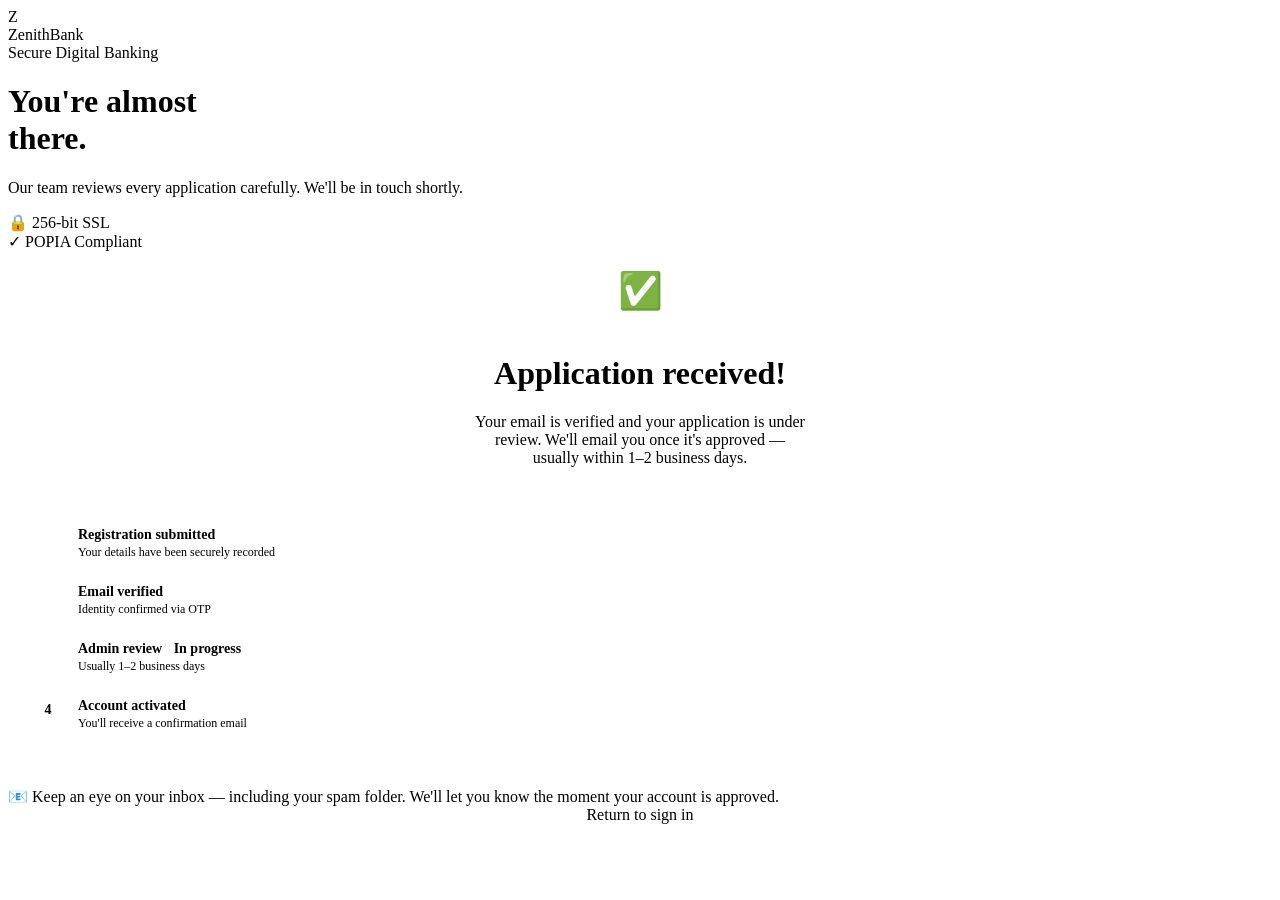
<file: customer-service/src/main/resources/templates/auth/pending-approval.html>
<!DOCTYPE html>
<html xmlns:th="http://www.thymeleaf.org" lang="en">
<head>
  <meta charset="UTF-8">
  <meta name="viewport" content="width=device-width, initial-scale=1.0">
  <title>Application Received — ZenithBank</title>
  <link rel="stylesheet" th:href="@{/css/zenith.css}">
</head>
<body>

<div class="auth-layout">
  <div class="brand-panel">
    <div class="brand-logo">
      <div class="brand-logo-mark">Z</div>
      <div><div class="brand-name">ZenithBank</div><div class="brand-tagline">Secure Digital Banking</div></div>
    </div>
    <div class="brand-content">
      <h1 class="brand-headline">You're almost<br><span>there.</span></h1>
      <p class="brand-subtext">Our team reviews every application carefully. We'll be in touch shortly.</p>
    </div>
    <div class="brand-footer">
      <div class="brand-security-badges">
        <div class="brand-badge">🔒 256-bit SSL</div>
        <div class="brand-badge">✓ POPIA Compliant</div>
      </div>
    </div>
  </div>

  <div class="form-panel">
    <div class="form-panel-inner" style="text-align:center">

      <!-- Animated checkmark -->
      <div style="width:80px;height:80px;background:var(--success-bg);border-radius:50%;display:flex;align-items:center;justify-content:center;margin:0 auto 24px;font-size:36px;animation:scaleIn 0.5s cubic-bezier(0.34,1.56,0.64,1)">
        ✅
      </div>

      <h1 class="form-title" style="text-align:center">Application received!</h1>
      <p class="form-subtitle" style="text-align:center;max-width:340px;margin:0 auto 32px">
        Your email is verified and your application is under review.
        We'll email you once it's approved — usually within 1–2 business days.
      </p>

      <!-- Progress tracker -->
      <div style="background:var(--surface);border:1px solid var(--border);border-radius:var(--radius-lg);padding:24px;text-align:left;margin-bottom:32px">
        <div style="display:flex;flex-direction:column;gap:0">

          <div style="display:flex;align-items:flex-start;gap:14px;padding-bottom:20px;position:relative">
            <div style="width:32px;height:32px;background:var(--success);border-radius:50%;display:flex;align-items:center;justify-content:center;color:white;font-size:14px;flex-shrink:0;font-weight:700">✓</div>
            <div style="padding-top:4px">
              <div style="font-size:14px;font-weight:600;color:var(--text-primary)">Registration submitted</div>
              <div style="font-size:12px;color:var(--text-muted);margin-top:2px">Your details have been securely recorded</div>
            </div>
            <div style="position:absolute;left:15px;top:36px;width:2px;height:calc(100% - 8px);background:var(--border)"></div>
          </div>

          <div style="display:flex;align-items:flex-start;gap:14px;padding-bottom:20px;position:relative">
            <div style="width:32px;height:32px;background:var(--success);border-radius:50%;display:flex;align-items:center;justify-content:center;color:white;font-size:14px;flex-shrink:0;font-weight:700">✓</div>
            <div style="padding-top:4px">
              <div style="font-size:14px;font-weight:600;color:var(--text-primary)">Email verified</div>
              <div style="font-size:12px;color:var(--text-muted);margin-top:2px">Identity confirmed via OTP</div>
            </div>
            <div style="position:absolute;left:15px;top:36px;width:2px;height:calc(100% - 8px);background:var(--border)"></div>
          </div>

          <div style="display:flex;align-items:flex-start;gap:14px;padding-bottom:20px;position:relative">
            <div style="width:32px;height:32px;background:var(--gold-light);border:2px solid var(--gold);border-radius:50%;display:flex;align-items:center;justify-content:center;color:var(--gold);font-size:14px;flex-shrink:0;font-weight:700">
              <div style="width:8px;height:8px;background:var(--gold);border-radius:50%;animation:pulse 1.5s infinite"></div>
            </div>
            <div style="padding-top:4px">
              <div style="font-size:14px;font-weight:600;color:var(--text-primary)">Admin review <span class="status-badge badge-pending" style="margin-left:8px">In progress</span></div>
              <div style="font-size:12px;color:var(--text-muted);margin-top:2px">Usually 1–2 business days</div>
            </div>
            <div style="position:absolute;left:15px;top:36px;width:2px;height:calc(100% - 8px);background:var(--border)"></div>
          </div>

          <div style="display:flex;align-items:flex-start;gap:14px">
            <div style="width:32px;height:32px;background:var(--border);border-radius:50%;display:flex;align-items:center;justify-content:center;color:var(--text-muted);font-size:14px;flex-shrink:0;font-weight:700">4</div>
            <div style="padding-top:4px">
              <div style="font-size:14px;font-weight:600;color:var(--text-muted)">Account activated</div>
              <div style="font-size:12px;color:var(--text-muted);margin-top:2px">You'll receive a confirmation email</div>
            </div>
          </div>

        </div>
      </div>

      <div class="alert alert-info" style="text-align:left">
        <span class="alert-icon">📧</span>
        <span>Keep an eye on your inbox — including your spam folder. We'll let you know the moment your account is approved.</span>
      </div>

      <a th:href="@{/login}" class="btn btn-outline" style="width:100%;margin-top:12px">
        Return to sign in
      </a>

    </div>
  </div>
</div>

<style>
@keyframes scaleIn {
  from { transform: scale(0); opacity: 0; }
  to   { transform: scale(1); opacity: 1; }
}
@keyframes pulse {
  0%, 100% { opacity: 1; transform: scale(1); }
  50%       { opacity: 0.5; transform: scale(1.3); }
}
</style>
</body>
</html>
</file>
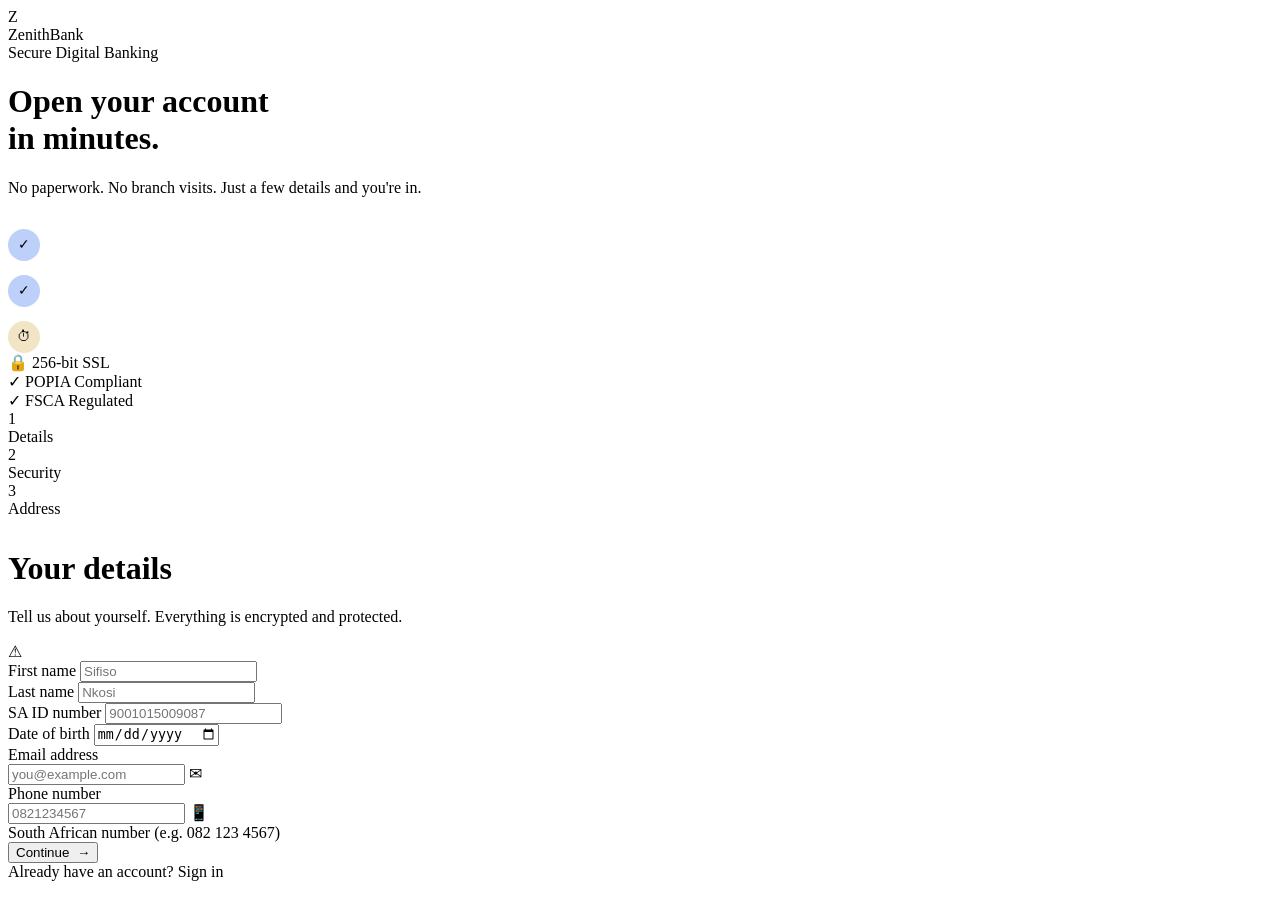
<file: customer-service/src/main/resources/templates/auth/register.html>
<!DOCTYPE html>
<html xmlns:th="http://www.thymeleaf.org" lang="en">
<head>
  <meta charset="UTF-8">
  <meta name="viewport" content="width=device-width, initial-scale=1.0">
  <title>Create Account — ZenithBank</title>
  <link rel="stylesheet" th:href="@{/css/zenith.css}">
</head>
<body>

<div class="auth-layout">

  <!-- ── Brand Panel ── -->
  <div class="brand-panel">
    <div class="brand-logo">
      <div class="brand-logo-mark">Z</div>
      <div>
        <div class="brand-name">ZenithBank</div>
        <div class="brand-tagline">Secure Digital Banking</div>
      </div>
    </div>

    <div class="brand-content">
      <h1 class="brand-headline">
        Open your account<br><span>in minutes.</span>
      </h1>
      <p class="brand-subtext">
        No paperwork. No branch visits. Just a few details and you're in.
      </p>

      <div class="brand-card-preview" aria-hidden="true" style="margin-top:32px">
        <div style="display:flex;flex-direction:column;gap:14px">
          <div style="display:flex;align-items:center;gap:12px">
            <div style="width:32px;height:32px;background:rgba(37,99,235,0.3);border-radius:50%;display:flex;align-items:center;justify-content:center;font-size:14px;flex-shrink:0">✓</div>
            <div>
              <div style="font-size:13px;color:white;font-weight:600">Personal details</div>
              <div style="font-size:11px;color:rgba(255,255,255,0.4)">Name, ID, date of birth</div>
            </div>
          </div>
          <div style="display:flex;align-items:center;gap:12px">
            <div style="width:32px;height:32px;background:rgba(37,99,235,0.3);border-radius:50%;display:flex;align-items:center;justify-content:center;font-size:14px;flex-shrink:0">✓</div>
            <div>
              <div style="font-size:13px;color:white;font-weight:600">Verify your email</div>
              <div style="font-size:11px;color:rgba(255,255,255,0.4)">6-digit code, takes 30 seconds</div>
            </div>
          </div>
          <div style="display:flex;align-items:center;gap:12px">
            <div style="width:32px;height:32px;background:rgba(212,168,67,0.3);border-radius:50%;display:flex;align-items:center;justify-content:center;font-size:14px;flex-shrink:0;color:var(--gold)">⏱</div>
            <div>
              <div style="font-size:13px;color:white;font-weight:600">Admin review</div>
              <div style="font-size:11px;color:rgba(255,255,255,0.4)">Usually within 1–2 business days</div>
            </div>
          </div>
        </div>
      </div>
    </div>

    <div class="brand-footer">
      <div class="brand-security-badges">
        <div class="brand-badge">🔒 256-bit SSL</div>
        <div class="brand-badge">✓ POPIA Compliant</div>
        <div class="brand-badge">✓ FSCA Regulated</div>
      </div>
    </div>
  </div>

  <!-- ── Form Panel ── -->
  <div class="form-panel">
    <div class="form-panel-inner">

      <!-- Progress steps -->
      <div class="progress-steps" style="margin-bottom:32px">
        <div class="step active" id="step1-indicator">
          <div class="step-dot">1</div>
          <div class="step-label">Details</div>
        </div>
        <div class="step-connector" id="conn1"></div>
        <div class="step pending" id="step2-indicator">
          <div class="step-dot">2</div>
          <div class="step-label">Security</div>
        </div>
        <div class="step-connector" id="conn2"></div>
        <div class="step pending" id="step3-indicator">
          <div class="step-dot">3</div>
          <div class="step-label">Address</div>
        </div>
      </div>

      <!-- Step titles -->
      <div id="step-title-area">
        <h1 class="form-title" id="stepTitle">Your details</h1>
        <p class="form-subtitle" id="stepSubtitle">Tell us about yourself. Everything is encrypted and protected.</p>
      </div>

      <!-- Alerts -->
      <div th:if="${error}" class="alert alert-error">
        <span class="alert-icon">⚠</span>
        <span th:text="${error}"></span>
      </div>

      <form th:action="@{/register}" th:object="${registrationRequest}" method="post" id="registerForm">
        <input type="hidden" th:name="${_csrf.parameterName}" th:value="${_csrf.token}"/>

        <!-- ── STEP 1: Personal Details ── -->
        <div id="step1">
          <div class="form-row">
            <div class="form-group">
              <label class="form-label" for="firstName">First name</label>
              <input type="text" id="firstName" th:field="*{firstName}"
                     class="form-input" th:classappend="${#fields.hasErrors('firstName')} ? 'error'"
                     placeholder="Sifiso" autocomplete="given-name" />
              <div class="field-error" th:if="${#fields.hasErrors('firstName')}" th:errors="*{firstName}"></div>
            </div>
            <div class="form-group">
              <label class="form-label" for="lastName">Last name</label>
              <input type="text" id="lastName" th:field="*{lastName}"
                     class="form-input" th:classappend="${#fields.hasErrors('lastName')} ? 'error'"
                     placeholder="Nkosi" autocomplete="family-name" />
              <div class="field-error" th:if="${#fields.hasErrors('lastName')}" th:errors="*{lastName}"></div>
            </div>
          </div>

          <div class="form-row">
            <div class="form-group">
              <label class="form-label" for="idNumber">SA ID number</label>
              <input type="text" id="idNumber" th:field="*{idNumber}"
                     class="form-input" th:classappend="${#fields.hasErrors('idNumber')} ? 'error'"
                     placeholder="9001015009087" maxlength="13" inputmode="numeric" />
              <div class="field-error" th:if="${#fields.hasErrors('idNumber')}" th:errors="*{idNumber}"></div>
            </div>
            <div class="form-group">
              <label class="form-label" for="dateOfBirth">Date of birth</label>
              <input type="date" id="dateOfBirth" th:field="*{dateOfBirth}"
                     class="form-input" th:classappend="${#fields.hasErrors('dateOfBirth')} ? 'error'" />
              <div class="field-error" th:if="${#fields.hasErrors('dateOfBirth')}" th:errors="*{dateOfBirth}"></div>
            </div>
          </div>

          <div class="form-group">
            <label class="form-label" for="email">Email address</label>
            <div class="input-wrapper">
              <input type="email" id="email" th:field="*{email}"
                     class="form-input has-icon" th:classappend="${#fields.hasErrors('email')} ? 'error'"
                     placeholder="you@example.com" autocomplete="email" />
              <span class="input-icon">✉</span>
            </div>
            <div class="field-error" th:if="${#fields.hasErrors('email')}" th:errors="*{email}"></div>
          </div>

          <div class="form-group">
            <label class="form-label" for="phoneNumber">Phone number</label>
            <div class="input-wrapper">
              <input type="tel" id="phoneNumber" th:field="*{phoneNumber}"
                     class="form-input has-icon" th:classappend="${#fields.hasErrors('phoneNumber')} ? 'error'"
                     placeholder="0821234567" autocomplete="tel" />
              <span class="input-icon">📱</span>
            </div>
            <div class="field-error" th:if="${#fields.hasErrors('phoneNumber')}" th:errors="*{phoneNumber}"></div>
            <div class="field-hint">South African number (e.g. 082 123 4567)</div>
          </div>

          <button type="button" class="btn btn-primary" onclick="goToStep(2)">
            Continue <span style="margin-left:4px">→</span>
          </button>
        </div>

        <!-- ── STEP 2: Security ── -->
        <div id="step2" style="display:none">
          <div class="form-group">
            <label class="form-label" for="password">Create a password</label>
            <div class="input-wrapper">
              <input type="password" id="password" th:field="*{password}"
                     class="form-input has-icon" th:classappend="${#fields.hasErrors('password')} ? 'error'"
                     placeholder="Minimum 8 characters" autocomplete="new-password"
                     oninput="updateStrength(this.value)" />
              <span class="input-icon">🔒</span>
              <button type="button" class="password-toggle" onclick="togglePassword('password', this)">
                <span class="eye-icon">👁</span>
              </button>
            </div>
            <div class="password-strength">
              <div class="strength-bars">
                <div class="strength-bar" id="bar1"></div>
                <div class="strength-bar" id="bar2"></div>
                <div class="strength-bar" id="bar3"></div>
                <div class="strength-bar" id="bar4"></div>
              </div>
              <div class="strength-label" id="strengthLabel">Enter a password</div>
            </div>
            <div class="field-error" th:if="${#fields.hasErrors('password')}" th:errors="*{password}"></div>
          </div>

          <div class="form-group">
            <label class="form-label" for="confirmPassword">Confirm password</label>
            <div class="input-wrapper">
              <input type="password" id="confirmPassword" th:field="*{confirmPassword}"
                     class="form-input has-icon" th:classappend="${#fields.hasErrors('confirmPassword')} ? 'error'"
                     placeholder="Repeat your password" autocomplete="new-password" />
              <span class="input-icon">🔒</span>
              <button type="button" class="password-toggle" onclick="togglePassword('confirmPassword', this)">
                <span class="eye-icon">👁</span>
              </button>
            </div>
            <div class="field-error" th:if="${#fields.hasErrors('confirmPassword')}" th:errors="*{confirmPassword}"></div>
          </div>

          <div class="alert alert-info" style="margin-bottom:20px">
            <span class="alert-icon">ℹ</span>
            <span>Use at least 8 characters with uppercase, lowercase, a number, and a special character.</span>
          </div>

          <div class="checkbox-group" style="margin-bottom:20px">
            <input type="checkbox" id="terms" required>
            <label class="checkbox-label" for="terms">
              I agree to ZenithBank's <a href="#">Terms of Service</a> and
              <a href="#">Privacy Policy</a> in accordance with POPIA.
            </label>
          </div>

          <div style="display:flex;gap:10px">
            <button type="button" class="btn btn-outline" onclick="goToStep(1)" style="width:auto;padding:12px 20px">
              ← Back
            </button>
            <button type="button" class="btn btn-primary" onclick="goToStep(3)" style="flex:1">
              Continue →
            </button>
          </div>
        </div>

        <!-- ── STEP 3: Address ── -->
        <div id="step3" style="display:none">
          <div class="form-group">
            <label class="form-label" for="addressLine1">Street address</label>
            <input type="text" id="addressLine1" th:field="*{addressLine1}"
                   class="form-input" th:classappend="${#fields.hasErrors('addressLine1')} ? 'error'"
                   placeholder="123 Main Street" autocomplete="address-line1" />
            <div class="field-error" th:if="${#fields.hasErrors('addressLine1')}" th:errors="*{addressLine1}"></div>
          </div>

          <div class="form-group">
            <label class="form-label" for="addressLine2">
              Unit / Suite <span class="optional">(optional)</span>
            </label>
            <input type="text" id="addressLine2" th:field="*{addressLine2}"
                   class="form-input" placeholder="Apartment, suite, etc."
                   autocomplete="address-line2" />
          </div>

          <div class="form-row">
            <div class="form-group">
              <label class="form-label" for="city">City</label>
              <input type="text" id="city" th:field="*{city}"
                     class="form-input" th:classappend="${#fields.hasErrors('city')} ? 'error'"
                     placeholder="Pretoria" autocomplete="address-level2" />
              <div class="field-error" th:if="${#fields.hasErrors('city')}" th:errors="*{city}"></div>
            </div>
            <div class="form-group">
              <label class="form-label" for="postalCode">Postal code</label>
              <input type="text" id="postalCode" th:field="*{postalCode}"
                     class="form-input" th:classappend="${#fields.hasErrors('postalCode')} ? 'error'"
                     placeholder="0001" maxlength="4" inputmode="numeric" autocomplete="postal-code" />
              <div class="field-error" th:if="${#fields.hasErrors('postalCode')}" th:errors="*{postalCode}"></div>
            </div>
          </div>

          <div class="form-group">
            <label class="form-label" for="province">Province</label>
            <select id="province" th:field="*{province}"
                    class="form-select" th:classappend="${#fields.hasErrors('province')} ? 'error'">
              <option value="">Select your province</option>
              <option th:each="prov : ${provinces}" th:value="${prov}" th:text="${prov}"></option>
            </select>
            <div class="field-error" th:if="${#fields.hasErrors('province')}" th:errors="*{province}"></div>
          </div>

          <div style="display:flex;gap:10px">
            <button type="button" class="btn btn-outline" onclick="goToStep(2)" style="width:auto;padding:12px 20px">
              ← Back
            </button>
            <button type="submit" class="btn btn-primary" id="submitBtn" style="flex:1">
              <span class="btn-spinner"></span>
              <span class="btn-text">Create account →</span>
            </button>
          </div>
        </div>

      </form>

      <div class="form-footer">
        Already have an account?
        <a th:href="@{/login}">Sign in</a>
      </div>

    </div>
  </div>
</div>

<script>
  let currentStep = 1;

  // If there are server-side errors, show the right step
  const hasErrors = document.querySelectorAll('.field-error').length > 0;
  if (hasErrors) {
    // Default to step 1 if errors exist after submit
    showStep(1);
  }

  function goToStep(step) {
    if (step > currentStep && !validateStep(currentStep)) return;
    showStep(step);
  }

  function showStep(step) {
    [1, 2, 3].forEach(n => {
      document.getElementById('step' + n).style.display = n === step ? 'block' : 'none';
      const indicator = document.getElementById('step' + n + '-indicator');
      indicator.className = 'step ' + (n < step ? 'done' : n === step ? 'active' : 'pending');
      indicator.querySelector('.step-dot').textContent = n < step ? '✓' : n;
    });

    [1, 2].forEach(n => {
      const conn = document.getElementById('conn' + n);
      conn.className = 'step-connector' + (n < step ? ' done' : '');
    });

    const titles = {
      1: ['Your details', 'Tell us about yourself. Everything is encrypted and protected.'],
      2: ['Secure your account', 'Choose a strong password to protect your account.'],
      3: ['Your address', 'Required for KYC compliance. Used only for verification.']
    };
    document.getElementById('stepTitle').textContent   = titles[step][0];
    document.getElementById('stepSubtitle').textContent = titles[step][1];
    currentStep = step;
  }

  function validateStep(step) {
    const fields = {
      1: ['firstName', 'lastName', 'idNumber', 'dateOfBirth', 'email', 'phoneNumber'],
      2: ['password', 'confirmPassword'],
      3: ['addressLine1', 'city', 'postalCode', 'province']
    };

    let valid = true;
    fields[step].forEach(id => {
      const el = document.getElementById(id);
      if (el && !el.value.trim()) {
        el.classList.add('error');
        valid = false;
      } else if (el) {
        el.classList.remove('error');
      }
    });

    if (step === 2) {
      const pw  = document.getElementById('password').value;
      const cpw = document.getElementById('confirmPassword').value;
      const terms = document.getElementById('terms');
      if (pw !== cpw) {
        document.getElementById('confirmPassword').classList.add('error');
        valid = false;
      }
      if (!terms.checked) { valid = false; terms.focus(); }
    }

    return valid;
  }

  function togglePassword(id, btn) {
    const input = document.getElementById(id);
    input.type = input.type === 'text' ? 'password' : 'text';
    btn.querySelector('.eye-icon').textContent = input.type === 'password' ? '👁' : '🙈';
  }

  function updateStrength(pw) {
    let score = 0;
    if (pw.length >= 8)  score++;
    if (/[A-Z]/.test(pw)) score++;
    if (/[0-9]/.test(pw)) score++;
    if (/[^A-Za-z0-9]/.test(pw)) score++;

    const colors = ['', 'weak', 'weak', 'fair', 'strong'];
    const labels = ['Enter a password', 'Too weak', 'Weak', 'Fair', 'Strong'];
    const labelColors = ['', '#DC2626', '#DC2626', '#D97706', '#059669'];

    for (let i = 1; i <= 4; i++) {
      const bar = document.getElementById('bar' + i);
      bar.className = 'strength-bar' + (i <= score ? ' ' + colors[score] : '');
    }
    const label = document.getElementById('strengthLabel');
    label.textContent = labels[pw.length ? score : 0];
    label.style.color = labelColors[pw.length ? score : 0];
  }

  document.getElementById('registerForm').addEventListener('submit', () => {
    const btn = document.getElementById('submitBtn');
    btn.classList.add('btn-loading');
    btn.disabled = true;
  });
</script>
</body>
</html>
</file>
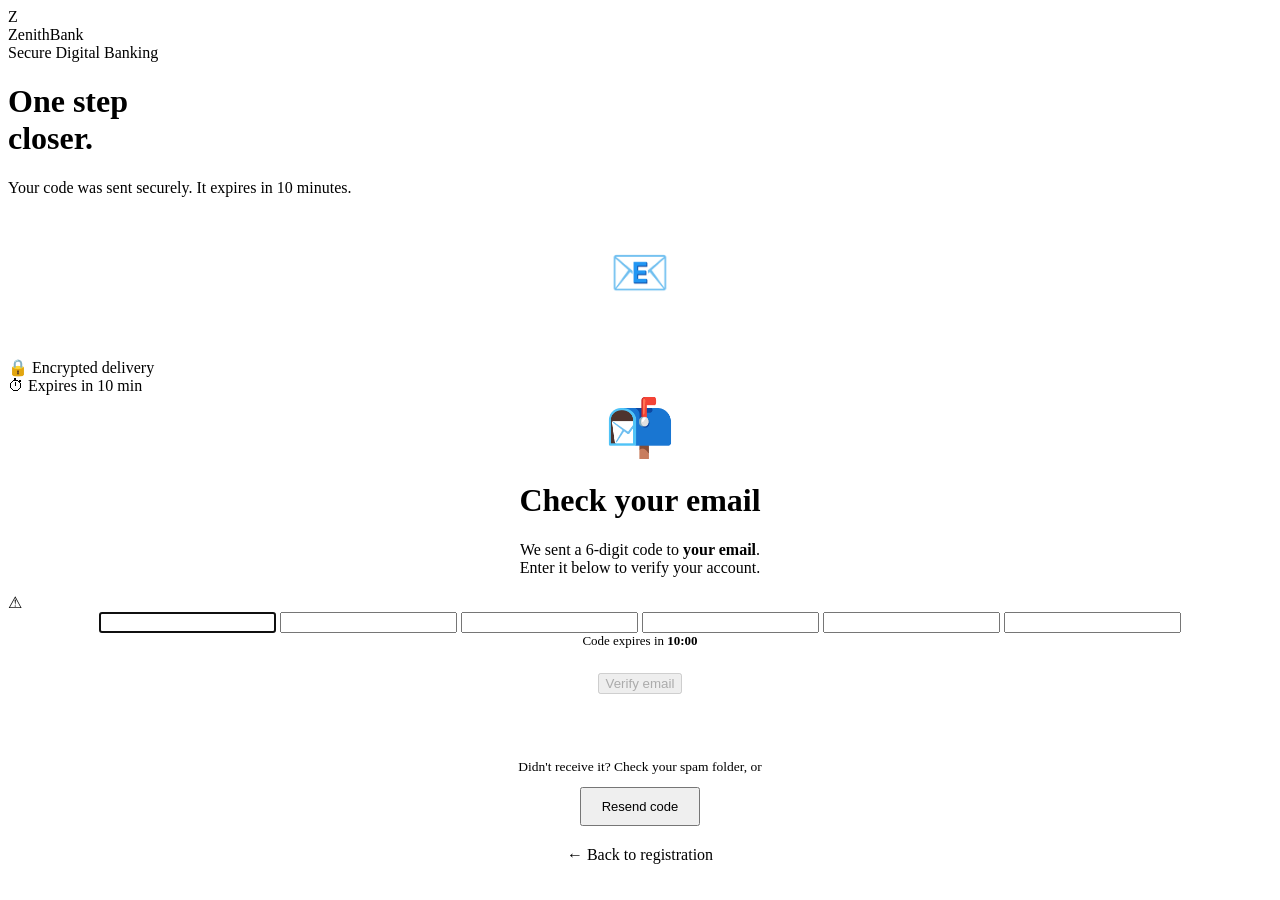
<file: customer-service/src/main/resources/templates/auth/verify-otp.html>
<!DOCTYPE html>
<html xmlns:th="http://www.thymeleaf.org" lang="en">
<head>
  <meta charset="UTF-8">
  <meta name="viewport" content="width=device-width, initial-scale=1.0">
  <title>Verify Email — ZenithBank</title>
  <link rel="stylesheet" th:href="@{/css/zenith.css}">
</head>
<body>

<div class="auth-layout">

  <!-- ── Brand Panel ── -->
  <div class="brand-panel">
    <div class="brand-logo">
      <div class="brand-logo-mark">Z</div>
      <div>
        <div class="brand-name">ZenithBank</div>
        <div class="brand-tagline">Secure Digital Banking</div>
      </div>
    </div>
    <div class="brand-content">
      <h1 class="brand-headline">One step<br><span>closer.</span></h1>
      <p class="brand-subtext">Your code was sent securely. It expires in 10 minutes.</p>
      <div class="brand-card-preview" aria-hidden="true" style="margin-top:40px">
        <div style="text-align:center;padding:8px 0">
          <div style="font-size:48px;margin-bottom:12px">📧</div>
          <div style="font-size:14px;color:rgba(255,255,255,0.7);margin-bottom:4px">Code sent to</div>
          <div style="font-size:15px;color:white;font-weight:600" id="previewEmail">your email</div>
        </div>
      </div>
    </div>
    <div class="brand-footer">
      <div class="brand-security-badges">
        <div class="brand-badge">🔒 Encrypted delivery</div>
        <div class="brand-badge">⏱ Expires in 10 min</div>
      </div>
    </div>
  </div>

  <!-- ── Form Panel ── -->
  <div class="form-panel">
    <div class="form-panel-inner" style="text-align:center">

      <div style="font-size:56px;margin-bottom:20px">📬</div>

      <h1 class="form-title" style="text-align:center">Check your email</h1>
      <p class="form-subtitle" style="text-align:center">
        We sent a 6-digit code to
        <strong id="emailDisplay" style="color:var(--text-primary)" th:text="${email}">your email</strong>.<br>
        Enter it below to verify your account.
      </p>

      <div th:if="${error}" class="alert alert-error" style="text-align:left">
        <span class="alert-icon">⚠</span>
        <span th:text="${error}"></span>
      </div>

      <form th:action="@{/verify-otp}" method="post" id="otpForm">
        <input type="hidden" th:name="${_csrf.parameterName}" th:value="${_csrf.token}"/>
        <input type="hidden" name="email" th:value="${email}" id="emailInput" />
        <input type="hidden" name="otpCode" id="otpHidden" />

        <!-- Individual OTP digit inputs -->
        <div class="otp-input-group" id="otpInputs">
          <input type="text" class="otp-digit" maxlength="1" inputmode="numeric" pattern="[0-9]"
                 autocomplete="one-time-code" id="d1" />
          <input type="text" class="otp-digit" maxlength="1" inputmode="numeric" pattern="[0-9]" id="d2" />
          <input type="text" class="otp-digit" maxlength="1" inputmode="numeric" pattern="[0-9]" id="d3" />
          <input type="text" class="otp-digit" maxlength="1" inputmode="numeric" pattern="[0-9]" id="d4" />
          <input type="text" class="otp-digit" maxlength="1" inputmode="numeric" pattern="[0-9]" id="d5" />
          <input type="text" class="otp-digit" maxlength="1" inputmode="numeric" pattern="[0-9]" id="d6" />
        </div>

        <!-- Timer -->
        <div style="margin-bottom:24px">
          <div style="font-size:13px;color:var(--text-secondary)">
            Code expires in <strong id="timerDisplay" style="color:var(--blue)">10:00</strong>
          </div>
          <div id="expiredMsg" style="display:none" class="alert alert-error" style="margin-top:8px">
            <span class="alert-icon">⚠</span>
            Your code has expired. Please request a new one.
          </div>
        </div>

        <button type="submit" class="btn btn-primary" id="verifyBtn" disabled>
          <span class="btn-spinner"></span>
          <span class="btn-text">Verify email</span>
        </button>
      </form>

      <!-- Resend section -->
      <div style="margin-top:28px;padding-top:24px;border-top:1px solid var(--border)">
        <p style="font-size:13.5px;color:var(--text-secondary);margin-bottom:12px">
          Didn't receive it? Check your spam folder, or
        </p>
        <button type="button" id="resendBtn" class="btn btn-outline"
                style="width:auto;padding:10px 20px;font-size:13px" onclick="resendOtp()">
          Resend code
        </button>
        <div id="resendCooldown" style="font-size:12px;color:var(--text-muted);margin-top:8px;display:none">
          You can resend in <strong id="cooldownDisplay">60</strong>s
        </div>
        <div id="resendSuccess" class="alert alert-success" style="margin-top:12px;display:none;text-align:left">
          <span class="alert-icon">✓</span>
          A new code has been sent to your email.
        </div>
      </div>

      <div class="form-footer" style="margin-top:20px">
        <a th:href="@{/register}">← Back to registration</a>
      </div>

    </div>
  </div>
</div>

<script>
  // Show email in brand panel
  const email = document.getElementById('emailInput').value;
  if (email) {
    document.getElementById('previewEmail').textContent = email;
    document.getElementById('emailDisplay').textContent = email;
  }

  // ── OTP digit input behaviour ─────────────────────────────
  const digits = ['d1','d2','d3','d4','d5','d6'].map(id => document.getElementById(id));

  digits.forEach((input, i) => {
    input.addEventListener('input', (e) => {
      const val = e.target.value.replace(/\D/g, '');
      e.target.value = val;
      if (val) {
        e.target.classList.add('filled');
        if (i < 5) digits[i+1].focus();
      } else {
        e.target.classList.remove('filled');
      }
      updateHidden();
    });

    input.addEventListener('keydown', (e) => {
      if (e.key === 'Backspace' && !input.value && i > 0) {
        digits[i-1].value = '';
        digits[i-1].classList.remove('filled');
        digits[i-1].focus();
        updateHidden();
      }
    });

    // Handle paste of full 6-digit code
    input.addEventListener('paste', (e) => {
      e.preventDefault();
      const paste = (e.clipboardData || window.clipboardData)
        .getData('text').replace(/\D/g, '').slice(0, 6);
      paste.split('').forEach((char, j) => {
        if (digits[j]) {
          digits[j].value = char;
          digits[j].classList.add('filled');
        }
      });
      updateHidden();
      if (paste.length === 6) digits[5].focus();
    });
  });

  function updateHidden() {
    const code = digits.map(d => d.value).join('');
    document.getElementById('otpHidden').value = code;
    const btn = document.getElementById('verifyBtn');
    btn.disabled = code.length !== 6;
  }

  // Auto-focus first input
  digits[0].focus();

  // ── Countdown timer ───────────────────────────────────────
  let seconds = 600; // 10 minutes
  const timerDisplay = document.getElementById('timerDisplay');

  const timer = setInterval(() => {
    seconds--;
    const m = Math.floor(seconds / 60).toString().padStart(2, '0');
    const s = (seconds % 60).toString().padStart(2, '0');
    timerDisplay.textContent = m + ':' + s;
    if (seconds <= 60) timerDisplay.style.color = 'var(--error)';
    if (seconds <= 0) {
      clearInterval(timer);
      timerDisplay.style.display = 'none';
      document.getElementById('expiredMsg').style.display = 'flex';
      document.getElementById('verifyBtn').disabled = true;
    }
  }, 1000);

  // ── Resend logic ──────────────────────────────────────────
  let resendCooldown = 0;

  function resendOtp() {
    if (resendCooldown > 0) return;

    fetch('/resend-otp', {
      method: 'POST',
      headers: {
        'Content-Type': 'application/x-www-form-urlencoded',
        'X-CSRF-TOKEN': document.cookie.match(/XSRF-TOKEN=([^;]+)/)?.[1] || ''
      },
      body: 'email=' + encodeURIComponent(email)
    })
    .then(r => r.json())
    .then(data => {
      const success = document.getElementById('resendSuccess');
      success.style.display = data.success ? 'flex' : 'none';
      if (data.success) {
        startResendCooldown(60);
        // Reset timer
        seconds = 600;
        timerDisplay.style.color = 'var(--blue)';
        timerDisplay.style.display = 'inline';
        document.getElementById('expiredMsg').style.display = 'none';
        document.getElementById('verifyBtn').disabled = true;
        digits.forEach(d => { d.value = ''; d.classList.remove('filled'); });
        digits[0].focus();
      }
    });
  }

  function startResendCooldown(secs) {
    resendCooldown = secs;
    const btn      = document.getElementById('resendBtn');
    const cooldown = document.getElementById('resendCooldown');
    const display  = document.getElementById('cooldownDisplay');
    btn.style.display = 'none';
    cooldown.style.display = 'block';

    const cd = setInterval(() => {
      resendCooldown--;
      display.textContent = resendCooldown;
      if (resendCooldown <= 0) {
        clearInterval(cd);
        btn.style.display = 'inline-flex';
        cooldown.style.display = 'none';
      }
    }, 1000);
  }

  document.getElementById('otpForm').addEventListener('submit', () => {
    const btn = document.getElementById('verifyBtn');
    btn.classList.add('btn-loading');
    btn.disabled = true;
  });
</script>
</body>
</html>
</file>
<file: zb-microfrontends/shared/tokens.css>
/* ============================================================
   ZenithBank shared design tokens
   Consumed by every micro-frontend as a plain <link>, the same
   way you'd consume a versioned design-system package. No JS,
   no shared state — just visual consistency across independently
   deployed apps.
   ============================================================ */
:root{
  --navy-950:#070f1f;
  --navy-900:#0b1b33;
  --navy-800:#122544;
  --navy-700:#1b3358;
  --paper:#f5f7fb;
  --card:#ffffff;
  --line:#e6e9f0;
  --muted:#66708a;
  --text:#111827;
  --emerald:#16a67f;
  --emerald-dark:#0e7c5f;
  --sky:#3aa0e8;
  --violet:#8b7cf0;
  --danger:#d64550;
  --danger-bg:#fdeceb;
  --success-bg:#e9f7f1;
  --warn-bg:#fff6e6;
  --warn:#b3760a;
  --radius:14px;
  --shadow-sm:0 1px 2px rgba(11,27,51,0.06);
  --shadow-md:0 8px 24px rgba(11,27,51,0.10);
  --shadow-lg:0 20px 48px rgba(11,27,51,0.18);
}
*{box-sizing:border-box;}
html,body{margin:0;padding:0;}
body{
  font-family:'Inter',sans-serif;
  background:var(--paper);
  color:var(--text);
  -webkit-font-smoothing:antialiased;
}
h1,h2,h3,h4,.brand,.stat-value{font-family:'Space Grotesk',sans-serif;}
button{font-family:inherit;}
a{color:inherit;}
button:focus-visible, input:focus-visible, select:focus-visible, textarea:focus-visible, a:focus-visible{
  outline:2px solid var(--emerald); outline-offset:2px;
}
@media (prefers-reduced-motion: reduce){
  *{animation-duration:0.001ms !important; animation-iteration-count:1 !important; transition-duration:0.001ms !important;}
}

@keyframes auroraShift{
  0%{ background-position:0% 50%; }
  50%{ background-position:100% 50%; }
  100%{ background-position:0% 50%; }
}
.aurora-surface{
  background:linear-gradient(120deg,var(--navy-900) 0%, var(--emerald-dark) 38%, var(--sky) 62%, var(--violet) 100%);
  background-size:220% 220%;
  animation:auroraShift 18s ease-in-out infinite;
}

.hidden{display:none !important;}

/* ---------- buttons / fields ---------- */
.btn{
  display:inline-flex; align-items:center; justify-content:center; gap:8px;
  padding:12px 18px; border-radius:10px; font-weight:600; font-size:14px;
  border:1px solid transparent; cursor:pointer; transition:transform .12s ease, box-shadow .12s ease, background .15s ease;
  white-space:nowrap;
}
.btn:active{transform:scale(0.98);}
.btn-primary{background:var(--navy-900); color:#fff;}
.btn-primary:hover{background:var(--navy-800); box-shadow:var(--shadow-sm);}
.btn-accent{background:var(--emerald); color:#fff;}
.btn-accent:hover{background:var(--emerald-dark);}
.btn-ghost{background:transparent; color:var(--navy-900); border-color:var(--line);}
.btn-ghost:hover{background:#f1f4f9;}
.btn-danger{background:var(--danger-bg); color:var(--danger); border-color:transparent;}
.btn-danger:hover{background:#fbdbd9;}
.btn-block{width:100%;}
.btn[disabled]{opacity:0.55; cursor:not-allowed; pointer-events:none;}
.btn .spin{animation:spin .7s linear infinite;}
@keyframes spin{to{transform:rotate(360deg);}}
.link-btn{background:none; border:none; color:var(--emerald-dark); font-weight:600; font-size:13px; cursor:pointer; padding:0;}

.field{margin-bottom:16px;}
.field label{display:block; font-size:12.5px; font-weight:600; color:var(--muted); margin-bottom:6px; letter-spacing:0.2px;}
.field input, .field select{
  width:100%; padding:11px 12px; border:1px solid var(--line); border-radius:9px;
  font-size:14px; font-family:inherit; color:var(--text); background:#fff;
  transition:border-color .15s ease, box-shadow .15s ease;
}
.field input:focus, .field select:focus{
  border-color:var(--emerald); box-shadow:0 0 0 3px rgba(22,166,127,0.12); outline:none;
}
.field .hint{font-size:11.5px; color:var(--muted); margin-top:4px;}
.field .err{font-size:11.5px; color:var(--danger); margin-top:4px; display:none;}
.field.invalid input{border-color:var(--danger);}
.field.invalid .err{display:block;}
.row-2{display:grid; grid-template-columns:1fr 1fr; gap:12px;}
.row-3{display:grid; grid-template-columns:1fr 1fr 1fr; gap:12px;}
.fieldset-title{font-size:12px; font-weight:700; text-transform:uppercase; letter-spacing:0.6px; color:var(--muted); margin:22px 0 12px; display:flex; align-items:center; gap:8px;}
.fieldset-title::after{content:""; flex:1; height:1px; background:var(--line);}

/* ---------- app shell ---------- */
.shell{display:flex; min-height:100vh;}
.sidebar{
  width:236px; background:var(--navy-950); color:#cfd6e4; display:flex; flex-direction:column;
  padding:22px 14px; position:sticky; top:0; height:100vh; flex-shrink:0;
}
.sidebar .brand{color:#fff; font-size:17px; font-weight:700; display:flex; align-items:center; gap:10px; padding:6px 10px 24px; text-decoration:none;}
.nav-item{
  display:flex; align-items:center; gap:12px; padding:11px 14px; border-radius:9px; text-decoration:none;
  font-size:13.5px; font-weight:600; color:#aeb7cc; cursor:pointer; margin-bottom:2px; border:none; background:none; width:100%; text-align:left;
  transition:background .15s ease, color .15s ease;
}
.nav-item i{width:18px; text-align:center; font-size:15px;}
.nav-item:hover{background:rgba(255,255,255,0.06); color:#fff;}
.nav-item.active{background:rgba(22,166,127,0.16); color:#5be2b8;}
.nav-item .tag{margin-left:auto; font-size:9.5px; font-weight:700; color:#5a6padding; opacity:.55; text-transform:uppercase;}
.sidebar-foot{margin-top:auto; padding-top:14px; border-top:1px solid rgba(255,255,255,0.08);}
.sidebar-user{display:flex; align-items:center; gap:10px; padding:8px 10px; font-size:12.5px; color:#8b93a8;}
.sidebar-user .avatar{width:30px; height:30px; border-radius:50%; background:linear-gradient(135deg,var(--emerald),var(--sky)); display:flex; align-items:center; justify-content:center; color:#04231b; font-weight:700; font-size:12px; flex-shrink:0;}

.main{flex:1; min-width:0; display:flex; flex-direction:column;}
.topbar{
  display:flex; align-items:center; justify-content:space-between; padding:18px 32px;
  background:#fff; border-bottom:1px solid var(--line); position:sticky; top:0; z-index:5;
}
.topbar h2{font-size:19px; margin:0; font-weight:600;}
.topbar .sub{font-size:12.5px; color:var(--muted); margin-top:2px;}
.content{padding:28px 32px 60px; max-width:1080px; width:100%; margin:0 auto;}

.view{animation:fadeUp .35s ease both;}
@keyframes fadeUp{from{opacity:0; transform:translateY(6px);} to{opacity:1; transform:translateY(0);}}

/* ---------- cards / data display ---------- */
.grid-2{display:grid; grid-template-columns:1.1fr 1fr; gap:20px;}
.card{background:var(--card); border:1px solid var(--line); border-radius:var(--radius); padding:22px; box-shadow:var(--shadow-sm);}
.card h3{margin:0 0 4px; font-size:15px; font-weight:600;}
.card .card-sub{font-size:12.5px; color:var(--muted); margin-bottom:16px;}

.stat-row{display:grid; grid-template-columns:repeat(3,1fr); gap:14px; margin:18px 0;}
.stat-box{background:#fff; border:1px solid var(--line); border-radius:12px; padding:16px;}
.stat-box .stat-label{font-size:11.5px; color:var(--muted); font-weight:600; text-transform:uppercase; letter-spacing:0.4px;}
.stat-value{font-size:22px; font-weight:700; margin-top:4px;}

.txn-list{display:flex; flex-direction:column; gap:8px;}
.txn{display:flex; align-items:center; justify-content:space-between; padding:13px 14px; border-radius:11px; background:#fbfcfe; border:1px solid var(--line);}
.txn .left{display:flex; align-items:center; gap:12px;}
.txn .icon{width:36px; height:36px; border-radius:10px; display:flex; align-items:center; justify-content:center; font-size:13px; flex-shrink:0;}
.txn .icon.credit{background:var(--success-bg); color:var(--emerald-dark);}
.txn .icon.debit{background:#f1f2f8; color:var(--muted);}
.txn .name{font-size:13.5px; font-weight:600;}
.txn .meta{font-size:11.5px; color:var(--muted); margin-top:1px;}
.txn .amt{font-weight:700; font-size:14px; font-variant-numeric:tabular-nums;}
.txn .amt.credit{color:var(--emerald-dark);}
.txn .amt.debit{color:var(--text);}

.badge{display:inline-flex; align-items:center; gap:5px; padding:4px 10px; border-radius:20px; font-size:11px; font-weight:700; letter-spacing:0.2px; text-transform:uppercase;}
.badge.success{background:var(--success-bg); color:var(--emerald-dark);}
.badge.pending{background:var(--warn-bg); color:var(--warn);}
.badge.failed{background:var(--danger-bg); color:var(--danger);}

.empty{text-align:center; padding:36px 12px; color:var(--muted);}
.empty i{font-size:26px; margin-bottom:10px; display:block; opacity:0.5;}

.skel{background:linear-gradient(90deg,#eef1f6 25%,#f7f8fb 37%,#eef1f6 63%); background-size:400% 100%; animation:skel 1.3s ease infinite; border-radius:8px;}
@keyframes skel{0%{background-position:100% 50%;} 100%{background-position:0 50%;}}

/* ---------- toasts (rendered by zb-common.js) ---------- */
#zb-toasts{position:fixed; top:18px; right:18px; z-index:9999; display:flex; flex-direction:column; gap:8px;}
.zb-toast{
  display:flex; align-items:center; gap:10px; background:var(--navy-900); color:#fff; padding:12px 16px;
  border-radius:10px; font-size:13px; font-weight:500; box-shadow:var(--shadow-lg); min-width:240px;
  animation:toastIn .25s ease both;
}
.zb-toast.error{background:var(--danger);}
.zb-toast.success{background:var(--emerald-dark);}
@keyframes toastIn{from{opacity:0; transform:translateX(16px);} to{opacity:1; transform:translateX(0);}}

@media (max-width: 860px){
  .grid-2{grid-template-columns:1fr;}
  .stat-row{grid-template-columns:1fr;}
  .sidebar{position:fixed; z-index:20; transform:translateX(-100%); transition:transform .2s ease; height:100vh;}
  .sidebar.open{transform:translateX(0);}
  .content{padding:20px;}
}
</file>
